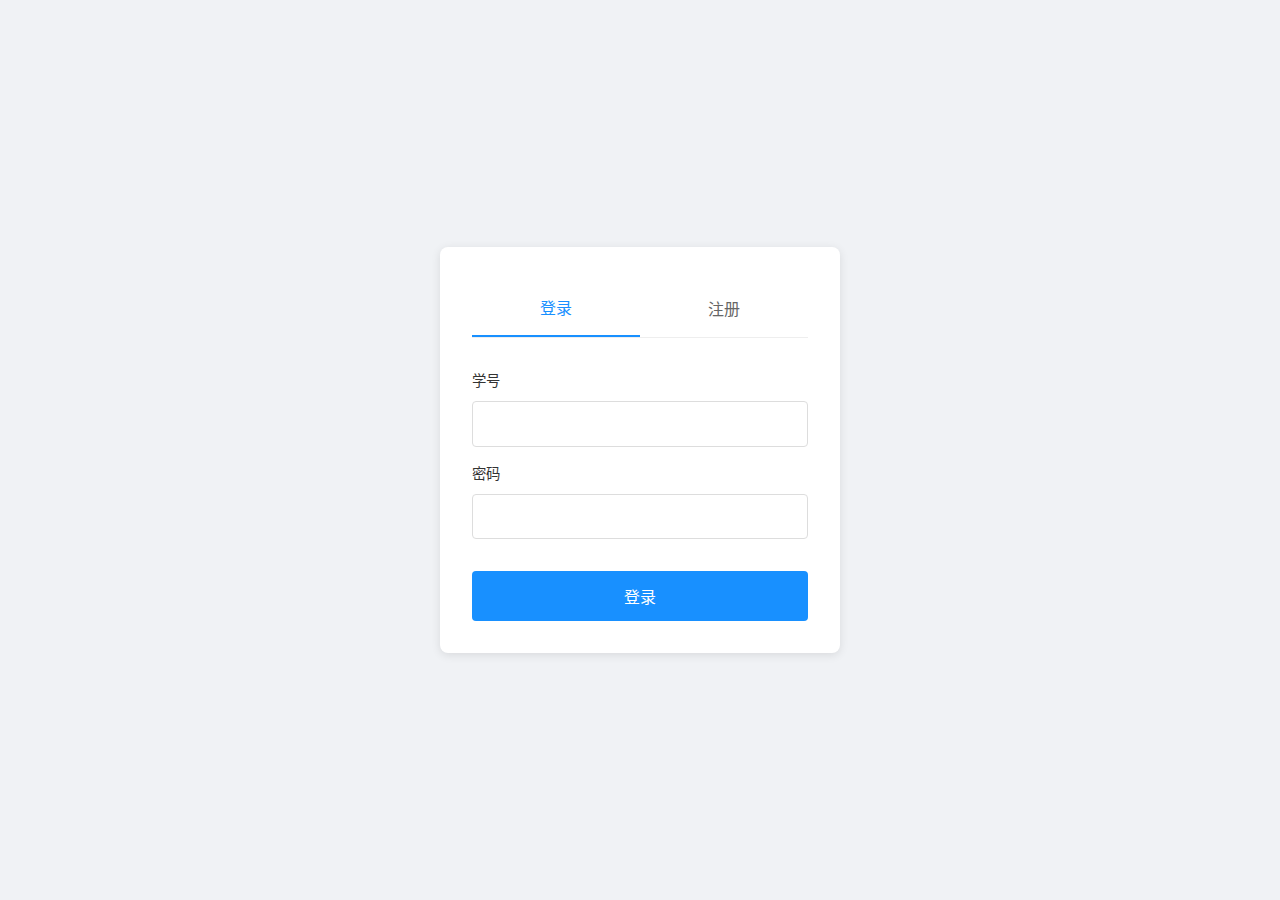
<file: frontend/pages/index.html>
<!DOCTYPE html>
<html lang="zh-CN">
<head>
    <meta charset="UTF-8">
    <meta name="viewport" content="width=device-width, initial-scale=1.0">
    <title>校园互助平台</title>
    <link rel="stylesheet" href="../src/assets/css/style.css">
    <link rel="stylesheet" href="../src/assets/css/button-fix.css">
</head>
<body>
    <div class="app-container">
        <!-- 导航栏 -->
        <nav class="navbar">
            <div class="nav-brand">校园互助平台</div>
            <div class="nav-links">
                <a href="#" class="active">首页</a>
                <a href="#" id="logoutBtn">退出登录</a>
            </div>
        </nav>

        <!-- 主要内容区域 -->
        <main class="main-content">
            <div class="module-grid">
                <!-- 二手市场模块 -->
                <div class="module-card" onclick="location.href='market.html'">
                    <div class="module-icon">🛍️</div>
                    <h2>二手市场</h2>
                    <p>买卖二手物品，物尽其用</p>
                </div>

                <!-- 快递代领模块 -->
                <div class="module-card" onclick="location.href='express.html'">
                    <div class="module-icon">📦</div>
                    <h2>快递代领</h2>
                    <p>代取快递，互帮互助</p>
                </div>

                <!-- 消息模块 -->
                <div class="module-card" onclick="location.href='messages.html'">
                    <div class="module-icon">💬</div>
                    <h2>消息</h2>
                    <p>查看系统通知和私信</p>
                </div>

                <!-- 个人中心模块 -->
                <div class="module-card" onclick="location.href='profile.html'">
                    <div class="module-icon">👤</div>
                    <h2>个人中心</h2>
                    <p>管理个人信息和订单</p>
                </div>
            </div>
        </main>

        <!-- 消息提示 -->
        <div id="message" class="message" style="display: none;"></div>
    </div>

    <script src="../src/assets/js/auth.js"></script>
    <script>
        // 检查登录状态
        function checkAuth() {
            const token = localStorage.getItem('token');
            if (!token) {
                window.location.href = 'login.html';
                return;
            }

            // 显示用户信息
            const user = JSON.parse(localStorage.getItem('user'));
            if (user) {
                console.log('当前登录用户:', user.username);
            }
        }

        // 显示消息
        function showMessage(message, type) {
            const messageDiv = document.getElementById('message');
            messageDiv.textContent = message;
            messageDiv.className = `message ${type}`;
            messageDiv.style.display = 'block';
            setTimeout(() => {
                messageDiv.style.display = 'none';
            }, 3000);
        }

        // 退出登录
        document.getElementById('logoutBtn').addEventListener('click', (e) => {
            e.preventDefault();
            if (confirm('确定要退出登录吗？')) {
                localStorage.removeItem('token');
                localStorage.removeItem('user');
                showMessage('退出登录成功', 'success');
                setTimeout(() => {
                    window.location.href = 'login.html';
                }, 1000);
            }
        });

        // 页面加载时检查登录状态
        document.addEventListener('DOMContentLoaded', checkAuth);
    </script>
</body>
</html>
</file>
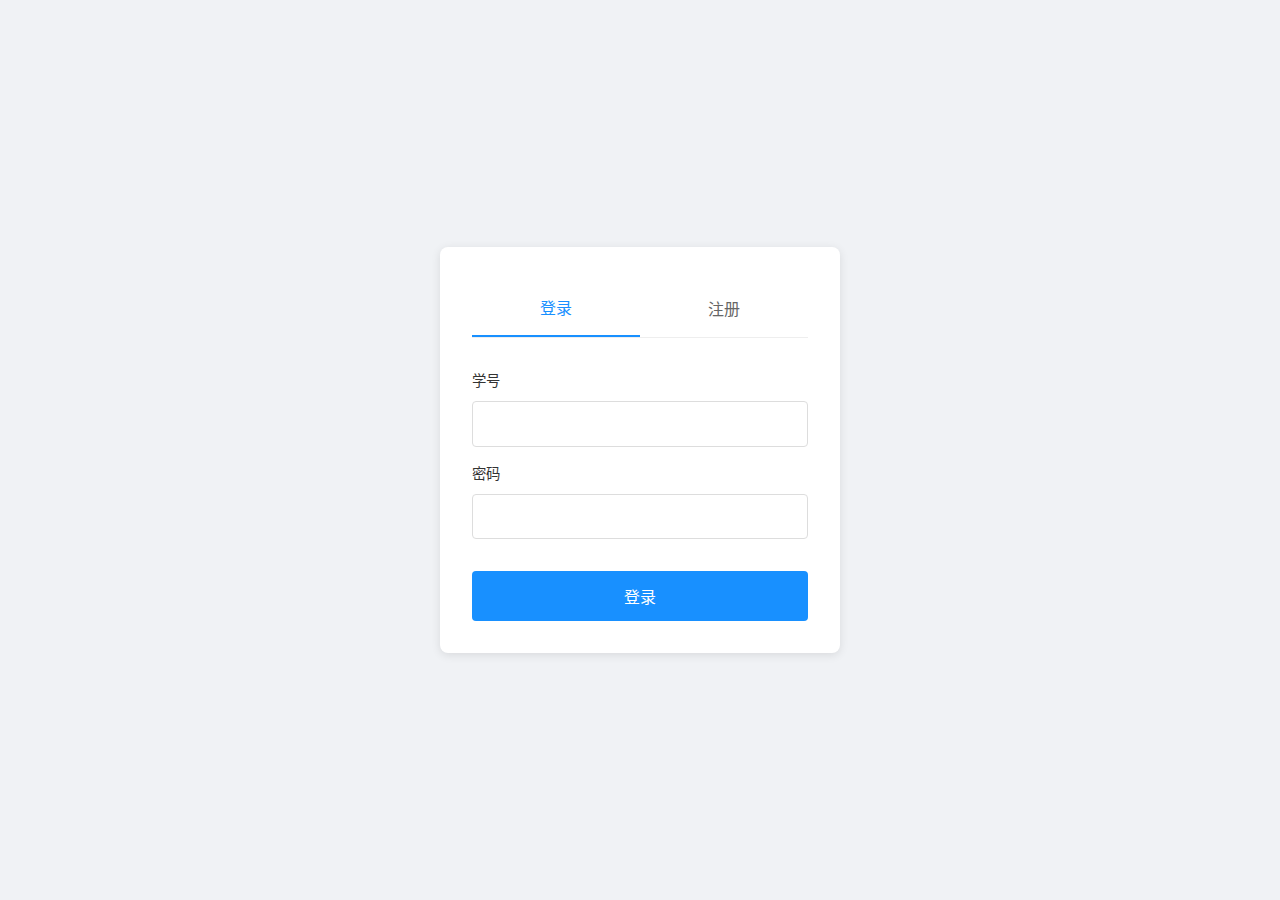
<file: frontend/src/index.html>
<!DOCTYPE html>
<html lang="zh-CN">
<head>
    <meta charset="UTF-8">
    <meta name="viewport" content="width=device-width, initial-scale=1.0">
    <title>校园互助平台</title>
    <link rel="stylesheet" href="assets/css/style.css">
</head>
<body>
    <div class="app-container">
        <!-- 导航栏 -->
        <nav class="navbar">
            <div class="nav-brand">校园互助平台</div>
            <div class="nav-links">
                <a href="#" class="active">首页</a>
                <a href="#" id="logoutBtn">退出登录</a>
            </div>
        </nav>

        <!-- 主要内容区域 -->
        <main class="main-content">
            <div class="module-grid">
                <!-- 二手市场模块 -->
                <div class="module-card" onclick="location.href='pages/market.html'">
                    <div class="module-icon">🛍️</div>
                    <h2>二手市场</h2>
                    <p>买卖二手物品，物尽其用</p>
                </div>

                <!-- 快递代领模块 -->
                <div class="module-card" onclick="location.href='pages/express.html'">
                    <div class="module-icon">📦</div>
                    <h2>快递代领</h2>
                    <p>代取快递，互帮互助</p>
                </div>

                <!-- 消息模块 -->
                <div class="module-card" onclick="location.href='pages/messages.html'">
                    <div class="module-icon">💬</div>
                    <h2>消息</h2>
                    <p>查看系统通知和私信</p>
                </div>

                <!-- 个人中心模块 -->
                <div class="module-card" onclick="location.href='pages/profile.html'">
                    <div class="module-icon">👤</div>
                    <h2>个人中心</h2>
                    <p>管理个人信息和订单</p>
                </div>
            </div>
        </main>

        <!-- 消息提示 -->
        <div id="message" class="message" style="display: none;"></div>
    </div>

    <script src="assets/js/auth.js"></script>
    <script>
        // 检查登录状态
        function checkAuth() {
            const token = localStorage.getItem('token');
            if (!token) {
                window.location.href = 'login.html';
                return;
            }

            // 显示用户信息
            const user = JSON.parse(localStorage.getItem('user'));
            if (user) {
                console.log('当前登录用户:', user.username);
            }
        }

        // 显示消息
        function showMessage(message, type) {
            const messageDiv = document.getElementById('message');
            messageDiv.textContent = message;
            messageDiv.className = `message ${type}`;
            messageDiv.style.display = 'block';
            setTimeout(() => {
                messageDiv.style.display = 'none';
            }, 3000);
        }

        // 退出登录
        document.getElementById('logoutBtn').addEventListener('click', (e) => {
            e.preventDefault();
            if (confirm('确定要退出登录吗？')) {
                localStorage.removeItem('token');
                localStorage.removeItem('user');
                showMessage('退出登录成功', 'success');
                setTimeout(() => {
                    window.location.href = 'login.html';
                }, 1000);
            }
        });

        // 页面加载时检查登录状态
        document.addEventListener('DOMContentLoaded', checkAuth);
    </script>
</body>
</html>
</file>
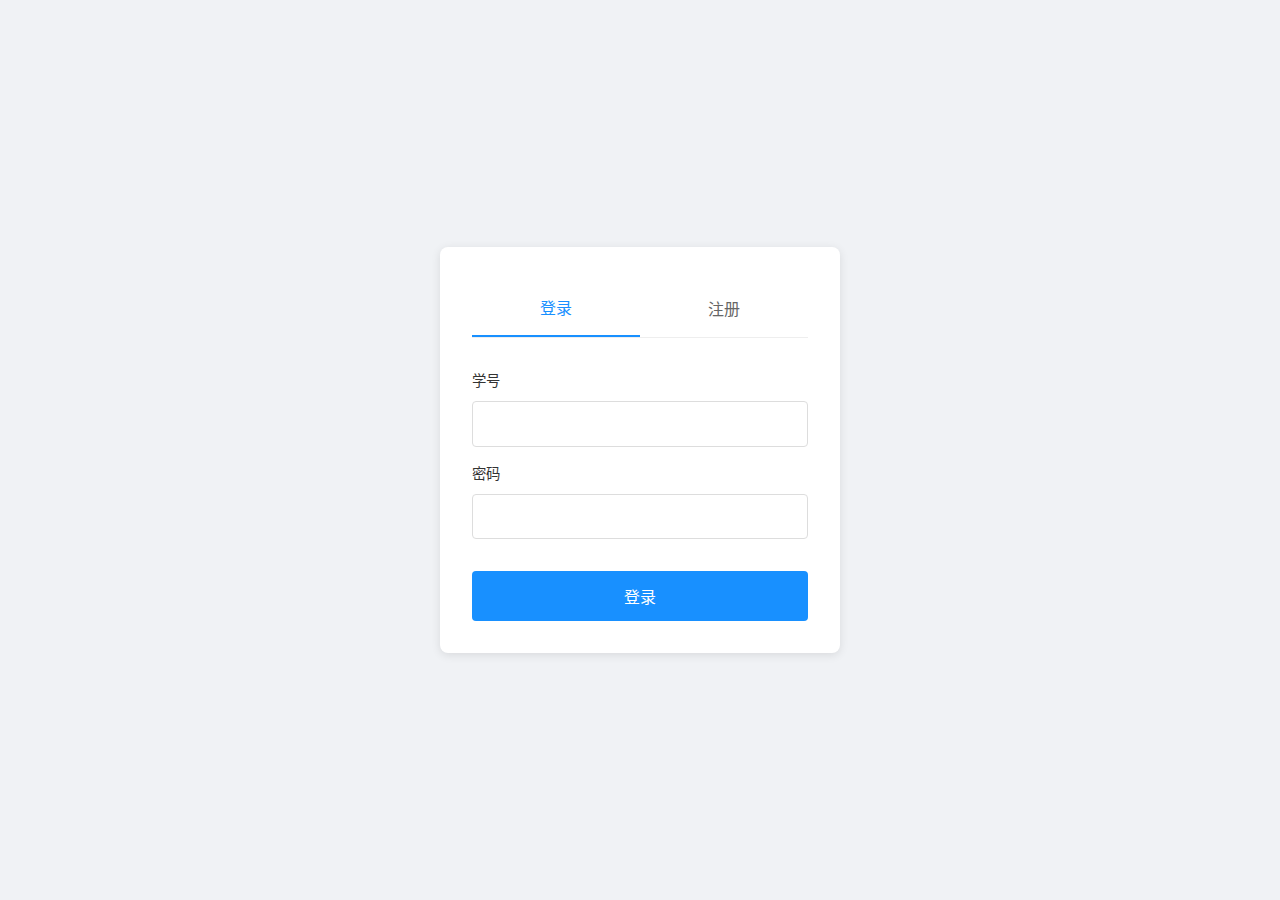
<file: frontend/pages/login.html>
<!DOCTYPE html>
<html lang="zh-CN">
<head>
    <meta charset="UTF-8">
    <meta name="viewport" content="width=device-width, initial-scale=1.0">
    <title>校园互助平台 - 登录</title>
    <link rel="icon" href="data:;base64,iVBORw0KGgo=">
    <link rel="stylesheet" href="../src/assets/css/style.css">
</head>
<body>
    <div class="auth-container">
        <div class="auth-box">
            <div class="auth-tabs">
                <button class="tab-btn active" onclick="switchTab('login')">登录</button>
                <button class="tab-btn" onclick="switchTab('register')">注册</button>
            </div>

            <!-- 消息显示区域 -->
            <div id="message" class="message" style="display: none;"></div>

            <!-- 登录表单 -->
            <form id="loginForm" class="auth-form">
                <div class="form-group">
                    <label for="loginStudentId">学号</label>
                    <input type="text" id="loginStudentId" required>
                </div>
                <div class="form-group">
                    <label for="loginPassword">密码</label>
                    <input type="password" id="loginPassword" required>
                </div>
                <button type="submit" class="submit-btn">登录</button>
            </form>

            <!-- 注册表单 -->
            <form id="registerForm" class="auth-form" style="display: none;">
                <div class="form-group">
                    <label for="registerStudentId">学号</label>
                    <input type="text" id="registerStudentId" required>
                </div>
                <div class="form-group">
                    <label for="registerUsername">用户�?/label>
                    <input type="text" id="registerUsername" required>
                </div>
                <div class="form-group">
                    <label for="registerEmail">邮箱</label>
                    <input type="email" id="registerEmail" required>
                </div>
                <div class="form-group">
                    <label for="registerPassword">密码</label>
                    <input type="password" id="registerPassword" required>
                </div>
                <div class="form-group">
                    <label for="confirmPassword">确认密码</label>
                    <input type="password" id="confirmPassword" required>
                </div>
                <button type="submit" class="submit-btn">注册</button>
            </form>
        </div>
    </div>
    <script src="../src/assets/js/auth.js"></script>
</body>
</html>
</file>
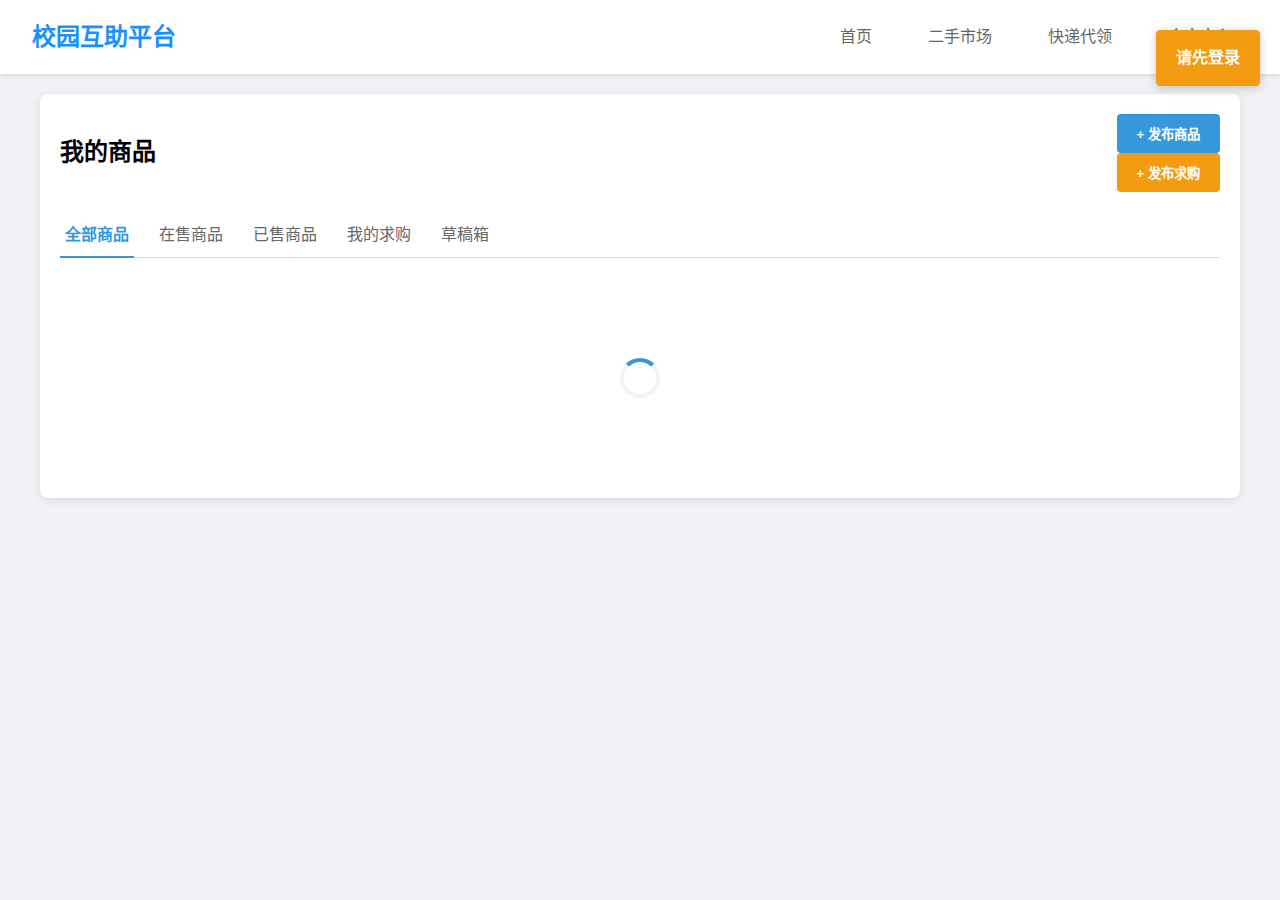
<file: frontend/pages/my-products.html>
<!DOCTYPE html>
<html lang="zh-CN">
<head>
    <meta charset="UTF-8">
    <meta name="viewport" content="width=device-width, initial-scale=1.0">
    <title>我的商品 - 校园互助平台</title>
    <link rel="stylesheet" href="../src/assets/css/style.css">
    <link rel="stylesheet" href="../src/assets/css/button-fix.css">
    <style>
        /* 我的商品页面样式 */
        .my-products-container {
            max-width: 1200px;
            margin: 20px auto;
            padding: 20px;
            background-color: #fff;
            border-radius: 8px;
            box-shadow: 0 2px 10px rgba(0, 0, 0, 0.1);
        }

        .my-products-header {
            display: flex;
            justify-content: space-between;
            align-items: center;
            margin-bottom: 20px;
            flex-wrap: wrap;
            gap: 15px;
        }

        .header-title {
            margin: 0;
            font-size: 24px;
        }

        .publish-btn {
            padding: 10px 20px;
            background-color: #3498db;
            color: white;
            border: none;
            border-radius: 4px;
            cursor: pointer;
            font-weight: bold;
            display: flex;
            align-items: center;
            gap: 5px;
        }

        .tab-group {
            display: flex;
            gap: 20px;
            margin-bottom: 20px;
            border-bottom: 1px solid #ddd;
        }

        .tab {
            padding: 10px 5px;
            cursor: pointer;
            position: relative;
            color: #666;
        }

        .tab.active {
            color: #3498db;
            font-weight: bold;
        }

        .tab.active:after {
            content: '';
            position: absolute;
            bottom: -1px;
            left: 0;
            width: 100%;
            height: 2px;
            background-color: #3498db;
        }

        .tab-content {
            display: none;
        }

        .tab-content.active {
            display: block;
        }

        .product-list {
            display: grid;
            grid-template-columns: repeat(auto-fill, minmax(250px, 1fr));
            gap: 20px;
        }

        .product-card {
            border: 1px solid #eee;
            border-radius: 8px;
            overflow: hidden;
            transition: transform 0.2s, box-shadow 0.2s;
        }

        .product-card:hover {
            transform: translateY(-5px);
            box-shadow: 0 5px 15px rgba(0, 0, 0, 0.1);
        }

        .product-image-container {
            height: 200px;
            overflow: hidden;
            position: relative;
        }

        .product-image {
            width: 100%;
            height: 100%;
            object-fit: cover;
        }

        .product-status {
            position: absolute;
            top: 10px;
            right: 10px;
            padding: 5px 10px;
            border-radius: 4px;
            font-size: 12px;
            color: white;
            background-color: #2ecc71;
        }

        .product-status.sold {
            background-color: #e74c3c;
        }

        .product-status.pending {
            background-color: #f39c12;
        }

        .product-status.draft {
            background-color: #7f8c8d;
        }

        .product-info {
            padding: 15px;
        }

        .product-title {
            margin: 0 0 10px 0;
            font-size: 16px;
            white-space: nowrap;
            overflow: hidden;
            text-overflow: ellipsis;
        }

        .product-meta {
            display: flex;
            justify-content: space-between;
            margin-bottom: 10px;
        }

        .product-price {
            color: #e74c3c;
            font-weight: bold;
            font-size: 18px;
        }

        .product-date {
            color: #7f8c8d;
            font-size: 12px;
        }

        .product-actions {
            display: flex;
            gap: 10px;
            margin-top: 10px;
        }

        .action-btn {
            flex: 1;
            padding: 6px 0;
            text-align: center;
            border: none;
            border-radius: 4px;
            cursor: pointer;
            font-size: 14px;
        }

        .edit-btn {
            background-color: #3498db;
            color: white;
        }

        .delete-btn {
            background-color: #e74c3c;
            color: white;
        }

        .sold-btn {
            background-color: #2ecc71;
            color: white;
        }

        .republish-btn {
            background-color: #f39c12;
            color: white;
        }

        .views-info {
            display: flex;
            align-items: center;
            gap: 5px;
            color: #7f8c8d;
            font-size: 12px;
        }

        .empty-state {
            text-align: center;
            padding: 50px 20px;
            color: #7f8c8d;
        }

        .empty-state-icon {
            font-size: 60px;
            margin-bottom: 20px;
        }

        .empty-state-text {
            margin-bottom: 20px;
        }

        .empty-action-btn {
            padding: 10px 20px;
            background-color: #3498db;
            color: white;
            border: none;
            border-radius: 4px;
            cursor: pointer;
            font-weight: bold;
        }

        /* 加载中样式 */
        .loading {
            display: flex;
            justify-content: center;
            align-items: center;
            height: 200px;
        }

        .spinner {
            width: 40px;
            height: 40px;
            border: 4px solid #f3f3f3;
            border-top: 4px solid #3498db;
            border-radius: 50%;
            animation: spin 1s linear infinite;
        }

        @keyframes spin {
            0% { transform: rotate(0deg); }
            100% { transform: rotate(360deg); }
        }

        /* 确认对话框样式 */
        .modal {
            display: none;
            position: fixed;
            top: 0;
            left: 0;
            width: 100%;
            height: 100%;
            background-color: rgba(0, 0, 0, 0.5);
            z-index: 1000;
            justify-content: center;
            align-items: center;
        }

        .modal-content {
            background-color: #fff;
            padding: 20px;
            border-radius: 8px;
            max-width: 400px;
            width: 100%;
            box-shadow: 0 5px 15px rgba(0, 0, 0, 0.3);
        }

        .modal-title {
            margin-top: 0;
            color: #333;
        }

        .modal-message {
            color: #666;
            margin-bottom: 20px;
        }

        .modal-actions {
            display: flex;
            justify-content: flex-end;
            gap: 10px;
        }

        .modal-btn {
            padding: 8px 15px;
            border: none;
            border-radius: 4px;
            cursor: pointer;
        }

        .modal-cancel {
            background-color: #f1f1f1;
            color: #333;
        }

        .modal-confirm {
            background-color: #e74c3c;
            color: white;
        }
        
        /* 消息样式 */
        .message {
            position: fixed;
            top: 20px;
            right: 20px;
            padding: 15px 20px;
            border-radius: 4px;
            color: white;
            z-index: 1000;
            display: none;
            animation: slideIn 0.3s ease-out forwards;
            box-shadow: 0 2px 10px rgba(0,0,0,0.2);
        }
        
        @keyframes slideIn {
            from { transform: translateX(100%); opacity: 0; }
            to { transform: translateX(0); opacity: 1; }
        }
        
        .message.info {
            background-color: #3498db;
        }
        
        .message.success {
            background-color: #2ecc71;
        }
        
        .message.warning {
            background-color: #f39c12;
        }
        
        .message.error {
            background-color: #e74c3c;
        }

        /* 响应式调整 */
        @media (max-width: 768px) {
            .product-list {
                grid-template-columns: repeat(auto-fill, minmax(200px, 1fr));
            }
            
            .my-products-header {
                flex-direction: column;
                align-items: flex-start;
            }
        }

        @media (max-width: 480px) {
            .product-list {
                grid-template-columns: 1fr;
            }
            
            .tab-group {
                overflow-x: auto;
                white-space: nowrap;
                width: 100%;
                padding-bottom: 10px;
            }
            
            .tab {
                display: inline-block;
                padding: 10px 15px;
            }
        }
    </style>
</head>
<body>
    <div class="app-container">
        <!-- 导航栏 -->
        <nav class="navbar">
            <div class="nav-brand">校园互助平台</div>
            <div class="nav-links">
                <a href="index.html">首页</a>
                <a href="market.html">二手市场</a>
                <a href="express.html">快递代领</a>
                <a href="profile.html" class="active">个人中心</a>
            </div>
        </nav>

        <!-- 我的商品内容 -->
        <div class="my-products-container">
            <div class="my-products-header">
                <h1 class="header-title">我的商品</h1>
                <div>
                    <button class="publish-btn" id="publishBtn">+ 发布商品</button>
                    <button class="publish-btn" id="wantedPublishBtn" style="background-color: #f39c12;">+ 发布求购</button>
                </div>
            </div>

            <div class="tab-group">
                <div class="tab active" data-tab="all">全部商品</div>
                <div class="tab" data-tab="selling">在售商品</div>
                <div class="tab" data-tab="sold">已售商品</div>
                <div class="tab" data-tab="wanted">我的求购</div>
                <div class="tab" data-tab="draft">草稿箱</div>
            </div>

            <div id="allTab" class="tab-content active">
                <div class="loading" id="allLoading">
                    <div class="spinner"></div>
                </div>
                <div class="product-list" id="allProductList"></div>
                <div class="empty-state" id="allEmptyState" style="display: none;">
                    <div class="empty-state-icon">📦</div>
                    <div class="empty-state-text">您还没有发布过商品</div>
                    <button class="empty-action-btn" id="emptyPublishBtn">立即发布</button>
                </div>
            </div>

            <div id="sellingTab" class="tab-content">
                <div class="loading" id="sellingLoading">
                    <div class="spinner"></div>
                </div>
                <div class="product-list" id="sellingProductList"></div>
                <div class="empty-state" id="sellingEmptyState" style="display: none;">
                    <div class="empty-state-icon">🏷️</div>
                    <div class="empty-state-text">暂无正在出售的商品</div>
                    <button class="empty-action-btn" id="sellingPublishBtn">立即发布</button>
                </div>
            </div>

            <div id="soldTab" class="tab-content">
                <div class="loading" id="soldLoading">
                    <div class="spinner"></div>
                </div>
                <div class="product-list" id="soldProductList"></div>
                <div class="empty-state" id="soldEmptyState" style="display: none;">
                    <div class="empty-state-icon">💰</div>
                    <div class="empty-state-text">暂无已售出的商品</div>
                </div>
            </div>
            
            <div id="wantedTab" class="tab-content">
                <div class="loading" id="wantedLoading">
                    <div class="spinner"></div>
                </div>
                <div class="product-list" id="wantedProductList"></div>
                <div class="empty-state" id="wantedEmptyState" style="display: none;">
                    <div class="empty-state-icon">🔍</div>
                    <div class="empty-state-text">您还没有发布过求购信息</div>
                    <button class="empty-action-btn" id="wantedEmptyPublishBtn">立即发布求购</button>
                </div>
            </div>

            <div id="draftTab" class="tab-content">
                <div class="loading" id="draftLoading">
                    <div class="spinner"></div>
                </div>
                <div class="product-list" id="draftProductList"></div>
                <div class="empty-state" id="draftEmptyState" style="display: none;">
                    <div class="empty-state-icon">📝</div>
                    <div class="empty-state-text">暂无草稿</div>
                </div>
            </div>
        </div>
    </div>

    <!-- 确认对话框 -->
    <div class="modal" id="confirmModal">
        <div class="modal-content">
            <h3 class="modal-title">确认删除</h3>
            <p class="modal-message">您确定要删除此商品吗？此操作无法撤销。</p>
            <div class="modal-actions">
                <button class="modal-btn modal-cancel" id="cancelDeleteBtn">取消</button>
                <button class="modal-btn modal-confirm" id="confirmDeleteBtn">删除</button>
            </div>
        </div>
    </div>

    <!-- 消息提示 -->
    <div id="message" class="message"></div>

    <script>
        // 显示消息提示
        function showMessage(message, type) {
            const messageDiv = document.getElementById('message');
            messageDiv.textContent = message;
            messageDiv.className = `message ${type}`;
            messageDiv.style.display = 'block';
            setTimeout(() => {
                messageDiv.style.display = 'none';
            }, 3000);
        }

        // 检查登录状态
        function checkAuth() {
            const token = localStorage.getItem('token');
            if (!token) {
                showMessage('请先登录', 'warning');
                setTimeout(() => {
                    window.location.href = 'login.html';
                }, 1500);
                return false;
            }
            return true;
        }

        // 格式化日期
        function formatDate(dateString) {
            const date = new Date(dateString);
            const year = date.getFullYear();
            const month = String(date.getMonth() + 1).padStart(2, '0');
            const day = String(date.getDate()).padStart(2, '0');
            return `${year}-${month}-${day}`;
        }

        // 初始化页面
        document.addEventListener('DOMContentLoaded', function() {
            if (!checkAuth()) return;
            
            // 加载商品数据
            loadProducts('all');
            
            // 标签切换事件
            document.querySelectorAll('.tab').forEach(tab => {
                tab.addEventListener('click', function() {
                    // 切换激活的标签
                    document.querySelectorAll('.tab').forEach(t => t.classList.remove('active'));
                    this.classList.add('active');
                    
                    // 切换显示的内容
                    const tabName = this.getAttribute('data-tab');
                    document.querySelectorAll('.tab-content').forEach(content => content.classList.remove('active'));
                    document.getElementById(`${tabName}Tab`).classList.add('active');
                    
                    // 加载对应标签的数据
                    loadProducts(tabName);
                });
            });
            
            // 发布新商品按钮事件
            document.getElementById('publishBtn').addEventListener('click', function() {
                window.location.href = 'publish-product.html';
            });
            
            // 发布求购按钮事件
            document.getElementById('wantedPublishBtn').addEventListener('click', function() {
                window.location.href = 'wanted-product.html';
            });
            
            // 空状态发布按钮事件
            document.getElementById('emptyPublishBtn').addEventListener('click', function() {
                window.location.href = 'publish-product.html';
            });
            
            document.getElementById('sellingPublishBtn').addEventListener('click', function() {
                window.location.href = 'publish-product.html';
            });
            
            document.getElementById('wantedEmptyPublishBtn').addEventListener('click', function() {
                window.location.href = 'wanted-product.html';
            });
            
            // 确认对话框事件
            document.getElementById('cancelDeleteBtn').addEventListener('click', function() {
                document.getElementById('confirmModal').style.display = 'none';
            });
            
            document.getElementById('confirmDeleteBtn').addEventListener('click', function() {
                const productId = this.getAttribute('data-product-id');
                const productType = this.getAttribute('data-product-type');
                deleteProduct(productId, productType);
            });
        });

        // 加载商品数据
        async function loadProducts(tabName) {
            // 显示加载中
            document.getElementById(`${tabName}Loading`).style.display = 'flex';
            document.getElementById(`${tabName}ProductList`).innerHTML = '';
            document.getElementById(`${tabName}EmptyState`).style.display = 'none';
            
            try {
                const token = localStorage.getItem('token');
                let url = '/api/products/user';
                
                // 判断是否加载求购商品
                if (tabName === 'wanted') {
                    url = '/api/products/wanted/user';
                } else if (tabName !== 'all') {
                    const statusMap = {
                        'selling': 'ACTIVE',
                        'sold': 'SOLD',
                        'draft': 'DRAFT'
                    };
                    url += `?status=${statusMap[tabName] || ''}`;
                }
                
                const response = await fetch(url, {
                    method: 'GET',
                    headers: {
                        'Authorization': `Bearer ${token}`
                    }
                });
                
                if (!response.ok) {
                    throw new Error('获取商品列表失败');
                }
                
                const products = await response.json();
                
                // 隐藏加载中
                document.getElementById(`${tabName}Loading`).style.display = 'none';
                
                if (products.length === 0) {
                    document.getElementById(`${tabName}EmptyState`).style.display = 'block';
                    return;
                }
                
                // 渲染商品列表
                const productListEl = document.getElementById(`${tabName}ProductList`);
                
                products.forEach(product => {
                    const productCard = createProductCard(product, tabName);
                    productListEl.appendChild(productCard);
                });
            } catch (error) {
                console.error('加载商品失败:', error);
                showMessage(error.message || '加载商品失败，请稍后重试', 'error');
                document.getElementById(`${tabName}Loading`).style.display = 'none';
                document.getElementById(`${tabName}EmptyState`).style.display = 'block';
            }
        }

        // 创建商品卡片
        function createProductCard(product, tabName) {
            const card = document.createElement('div');
            card.className = 'product-card';
            
            // 判断是否为求购商品
            const isWanted = product.type === 'WANTED' || tabName === 'wanted';
            
            // 商品状态映射
            const statusTextMap = {
                'ACTIVE': isWanted ? '求购中' : '在售中',
                'SOLD': isWanted ? '已解决' : '已售出',
                'PENDING': '待审核',
                'DRAFT': '草稿'
            };
            
            const statusClassMap = {
                'ACTIVE': '',
                'SOLD': 'sold',
                'PENDING': 'pending',
                'DRAFT': 'draft'
            };
            
            if (isWanted) {
                // 求购商品卡片
                const urgencyClassMap = {
                    'very_urgent': 'sold',
                    'urgent': 'pending',
                    'normal': ''
                };
                
                const urgencyTextMap = {
                    'very_urgent': '非常急需',
                    'urgent': '急需',
                    'normal': '普通'
                };
                
                const urgencyClass = urgencyClassMap[product.urgencyLevel] || '';
                const urgencyText = urgencyTextMap[product.urgencyLevel] || '普通';
                const priceRange = `${formatPrice(product.minPrice)} - ${formatPrice(product.maxPrice)}`;
                
                card.innerHTML = `
                    <div class="product-image-container">
                        <div class="product-status ${statusClassMap[product.status] || ''}">${statusTextMap[product.status] || '未知'}</div>
                        <div class="product-status ${urgencyClass}" style="left: 10px; right: auto;">${urgencyText}</div>
                    </div>
                    <div class="product-info">
                        <h3 class="product-title">求购: ${product.title}</h3>
                        <div class="product-meta">
                            <span class="product-price">${priceRange}</span>
                            <span class="views-info">👁️ ${product.viewCount || 0}</span>
                        </div>
                        <div class="product-date">发布于 ${formatDate(product.publishTime || product.lastModified)}</div>
                        <div class="product-actions">
                            ${renderActions(product, tabName)}
                        </div>
                    </div>
                `;
            } else {
                // 普通商品卡片
                card.innerHTML = `
                    <div class="product-image-container">
                        <img src="${product.images && product.images.length > 0 ? product.images[0] : '../src/assets/images/placeholder.jpg'}" alt="${product.title}" class="product-image">
                        <div class="product-status ${statusClassMap[product.status] || ''}">${statusTextMap[product.status] || '未知'}</div>
                    </div>
                    <div class="product-info">
                        <h3 class="product-title">${product.title}</h3>
                        <div class="product-meta">
                            <span class="product-price">¥${parseFloat(product.price).toFixed(2)}</span>
                            <span class="views-info">👁️ ${product.viewCount || 0}</span>
                        </div>
                        <div class="product-date">发布于 ${formatDate(product.publishTime || product.lastModified)}</div>
                        <div class="product-actions">
                            ${renderActions(product, tabName)}
                        </div>
                    </div>
                `;
            }
            
            // 绑定按钮事件
            setTimeout(() => {
                const editBtn = card.querySelector('.edit-btn');
                if (editBtn) {
                    editBtn.addEventListener('click', function() {
                        editProduct(product.id, product.type);
                    });
                }
                
                const deleteBtn = card.querySelector('.delete-btn');
                if (deleteBtn) {
                    deleteBtn.addEventListener('click', function() {
                        showDeleteConfirm(product.id, product.type);
                    });
                }
                
                const soldBtn = card.querySelector('.sold-btn');
                if (soldBtn) {
                    soldBtn.addEventListener('click', function() {
                        markAsSold(product.id, product.type);
                    });
                }
                
                const republishBtn = card.querySelector('.republish-btn');
                if (republishBtn) {
                    republishBtn.addEventListener('click', function() {
                        republishProduct(product.id, product.type);
                    });
                }
            }, 0);
            
            return card;
        }

        // 渲染商品操作按钮
        function renderActions(product, tabName) {
            const isWanted = product.type === 'WANTED' || tabName === 'wanted';
            const editUrl = isWanted ? 'wanted-product.html' : 'publish-product.html';
            const soldText = isWanted ? '标记解决' : '标记售出';
            
            if (product.status === 'DRAFT') {
                return `
                    <button class="action-btn edit-btn" data-id="${product.id}">编辑</button>
                    <button class="action-btn delete-btn" data-id="${product.id}">删除</button>
                `;
            } else if (product.status === 'ACTIVE') {
                return `
                    <button class="action-btn edit-btn" data-id="${product.id}">编辑</button>
                    <button class="action-btn sold-btn" data-id="${product.id}">${soldText}</button>
                    <button class="action-btn delete-btn" data-id="${product.id}">删除</button>
                `;
            } else if (product.status === 'SOLD') {
                return `
                    <button class="action-btn republish-btn" data-id="${product.id}">重新发布</button>
                    <button class="action-btn delete-btn" data-id="${product.id}">删除</button>
                `;
            } else {
                return `
                    <button class="action-btn delete-btn" data-id="${product.id}">删除</button>
                `;
            }
        }

        // 显示删除确认对话框
        function showDeleteConfirm(productId, productType) {
            const modal = document.getElementById('confirmModal');
            const confirmBtn = document.getElementById('confirmDeleteBtn');
            
            confirmBtn.setAttribute('data-product-id', productId);
            confirmBtn.setAttribute('data-product-type', productType || 'NORMAL');
            modal.style.display = 'flex';
        }

        // 删除商品
        async function deleteProduct(productId, productType) {
            try {
                const token = localStorage.getItem('token');
                const confirmBtn = document.getElementById('confirmDeleteBtn');
                const productType = confirmBtn.getAttribute('data-product-type');
                
                // 判断删除的是普通商品还是求购商品
                const url = productType === 'WANTED' ? 
                    `/api/products/wanted/${productId}` : 
                    `/api/products/${productId}`;
                
                const response = await fetch(url, {
                    method: 'DELETE',
                    headers: {
                        'Authorization': `Bearer ${token}`
                    }
                });
                
                if (!response.ok) {
                    throw new Error('删除失败，请稍后重试');
                }
                
                // 隐藏确认对话框
                document.getElementById('confirmModal').style.display = 'none';
                
                // 显示成功消息
                showMessage('商品已成功删除', 'success');
                
                // 重新加载当前标签的数据
                const activeTab = document.querySelector('.tab.active').getAttribute('data-tab');
                loadProducts(activeTab);
            } catch (error) {
                console.error('删除商品失败:', error);
                showMessage(error.message || '删除失败，请稍后重试', 'error');
                document.getElementById('confirmModal').style.display = 'none';
            }
        }

        // 编辑商品
        function editProduct(productId, productType) {
            if (productType === 'WANTED') {
                window.location.href = `wanted-product.html?id=${productId}`;
            } else {
                window.location.href = `publish-product.html?id=${productId}`;
            }
        }

        // 标记为已售出/已解决
        async function markAsSold(productId, productType) {
            try {
                const token = localStorage.getItem('token');
                const url = productType === 'WANTED' ? 
                    `/api/products/wanted/${productId}/status` : 
                    `/api/products/${productId}/status`;
                
                const response = await fetch(url, {
                    method: 'PATCH',
                    headers: {
                        'Content-Type': 'application/json',
                        'Authorization': `Bearer ${token}`
                    },
                    body: JSON.stringify({ status: 'SOLD' })
                });
                
                if (!response.ok) {
                    throw new Error('操作失败，请稍后重试');
                }
                
                // 显示成功消息
                const message = productType === 'WANTED' ? '已标记为已解决' : '已标记为售出';
                showMessage(message, 'success');
                
                // 重新加载当前标签的数据
                const activeTab = document.querySelector('.tab.active').getAttribute('data-tab');
                loadProducts(activeTab);
            } catch (error) {
                console.error('标记失败:', error);
                showMessage(error.message || '操作失败，请稍后重试', 'error');
            }
        }

        // 重新发布商品
        async function republishProduct(productId, productType) {
            try {
                const token = localStorage.getItem('token');
                const url = productType === 'WANTED' ? 
                    `/api/products/wanted/${productId}/status` : 
                    `/api/products/${productId}/status`;
                
                const response = await fetch(url, {
                    method: 'PATCH',
                    headers: {
                        'Content-Type': 'application/json',
                        'Authorization': `Bearer ${token}`
                    },
                    body: JSON.stringify({ status: 'ACTIVE' })
                });
                
                if (!response.ok) {
                    throw new Error('操作失败，请稍后重试');
                }
                
                // 显示成功消息
                showMessage('已重新发布', 'success');
                
                // 重新加载当前标签的数据
                const activeTab = document.querySelector('.tab.active').getAttribute('data-tab');
                loadProducts(activeTab);
            } catch (error) {
                console.error('重新发布失败:', error);
                showMessage(error.message || '操作失败，请稍后重试', 'error');
            }
        }
        
        // 格式化价格
        function formatPrice(price) {
            if (!price) return '面议';
            return '¥' + parseFloat(price).toFixed(2);
        }
    </script>
</body>
</html>
</file>
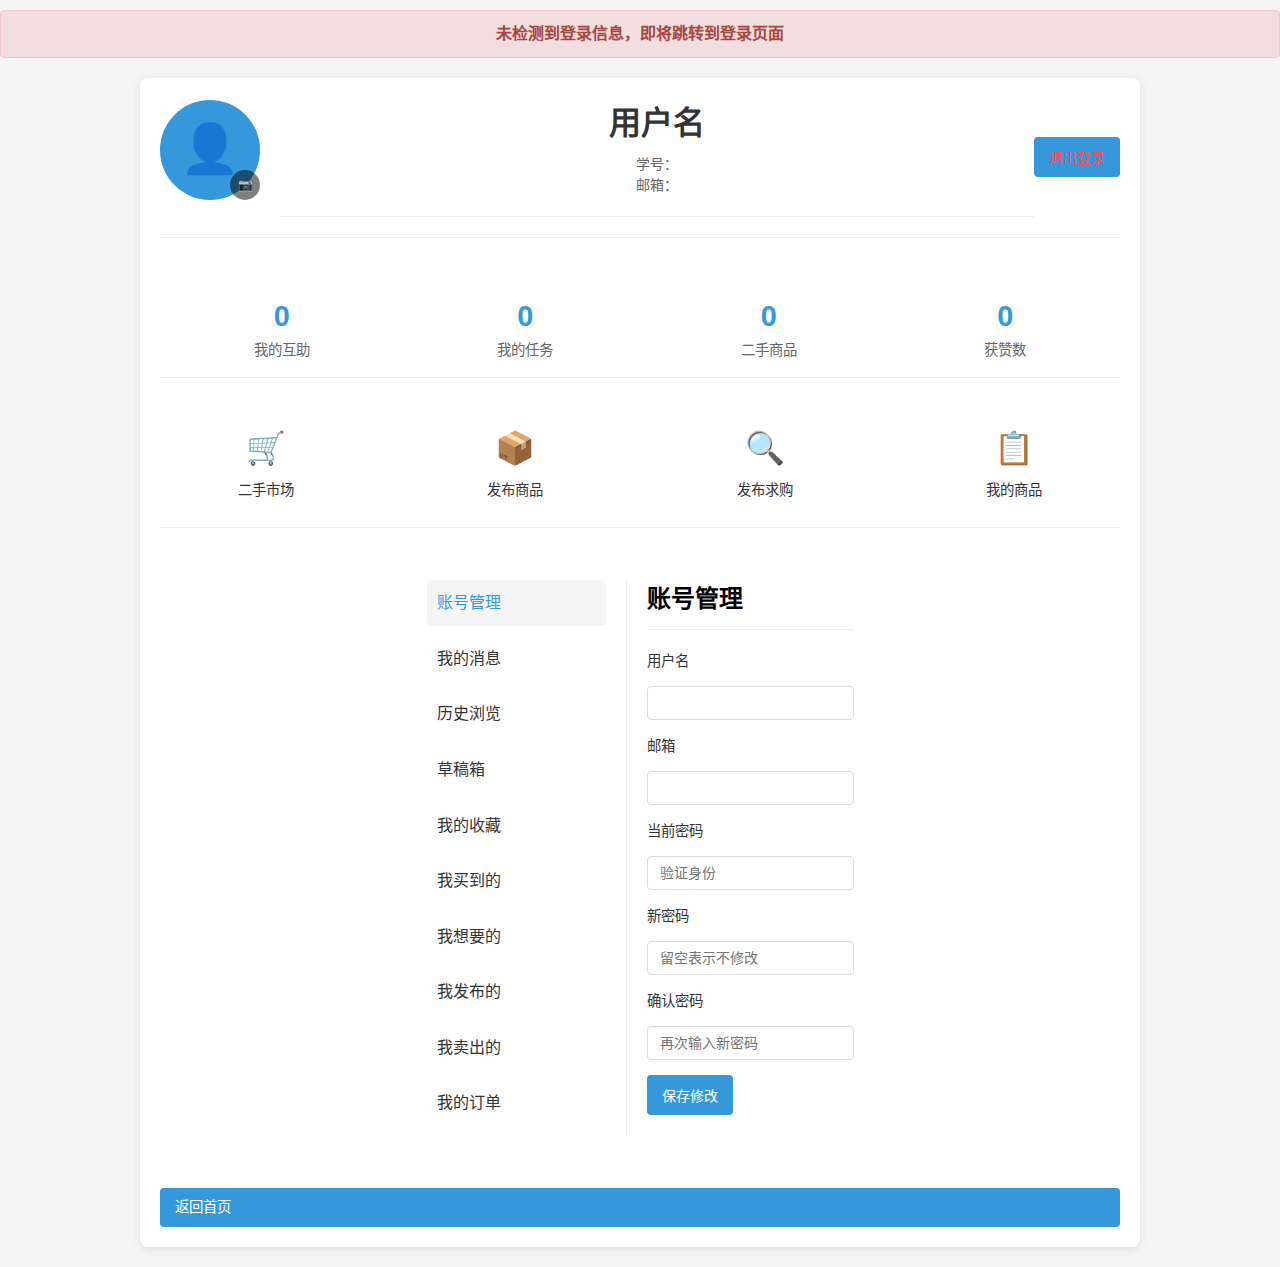
<file: frontend/pages/profile.html>
<!DOCTYPE html>
<html lang="zh-CN">
<head>
    <meta charset="UTF-8">
    <meta name="viewport" content="width=device-width, initial-scale=1.0">
    <title>个人中心 - 校园互助平台</title>
    <link rel="stylesheet" href="../src/assets/css/style.css">
    <link rel="stylesheet" href="../src/assets/css/profile.css">
    <link rel="stylesheet" href="../src/assets/css/button-fix.css">
    <style>
        /* 个人中心样式 */
        .profile-container {
            max-width: 1000px;
            margin: 20px auto;
            padding: 20px;
            background-color: #fff;
            border-radius: 8px;
            box-shadow: 0 2px 10px rgba(0, 0, 0, 0.1);
            display: flex;
            flex-direction: column;
        }
        
        .profile-header {
            display: flex;
            align-items: center;
            margin-bottom: 20px;
            border-bottom: 1px solid #eee;
            padding-bottom: 20px;
        }
        
        .avatar {
            width: 100px;
            height: 100px;
            border-radius: 50%;
            background-color: #3498db;
            color: white;
            display: flex;
            align-items: center;
            justify-content: center;
            font-size: 3rem;
            margin-right: 20px;
            position: relative;
        }
        
        .change-avatar {
            position: absolute;
            bottom: 0;
            right: 0;
            background: rgba(0,0,0,0.5);
            color: white;
            border: none;
            border-radius: 50%;
            width: 30px;
            height: 30px;
            cursor: pointer;
            display: flex;
            align-items: center;
            justify-content: center;
        }
        
        .user-info {
            flex-grow: 1;
        }
        
        .user-info h1 {
            margin: 0 0 5px 0;
            color: #333;
        }
        
        .user-info p {
            margin: 0;
            color: #666;
            line-height: 1.5;
        }
        
        .stats {
            display: flex;
            justify-content: space-around;
            margin: 20px 0;
            padding: 15px 0;
            border-bottom: 1px solid #eee;
        }
        
        .stat-item {
            text-align: center;
        }
        
        .stat-item .count {
            font-size: 1.8rem;
            font-weight: bold;
            color: #3498db;
        }
        
        .stat-item .label {
            font-size: 0.9rem;
            color: #666;
        }

        .main-content {
            display: flex;
            min-height: 500px;
        }
        
        .sidebar {
            width: 200px;
            border-right: 1px solid #eee;
            padding-right: 20px;
        }
        
        .sidebar ul {
            list-style: none;
            padding: 0;
            margin: 0;
        }
        
        .sidebar li {
            margin-bottom: 10px;
        }
        
        .sidebar a {
            display: block;
            padding: 10px;
            border-radius: 5px;
            color: #333;
            text-decoration: none;
            transition: all 0.3s;
        }
        
        .sidebar a:hover, .sidebar a.active {
            background-color: #f5f5f5;
            color: #3498db;
        }
        
        .content-area {
            flex-grow: 1;
            padding-left: 20px;
        }
        
        .content-section {
            display: none;
        }
        
        .content-section.active {
            display: block;
        }
        
        .form-group {
            margin-bottom: 15px;
        }
        
        .form-group label {
            display: block;
            margin-bottom: 5px;
            color: #333;
        }
        
        .form-control {
            width: 100%;
            padding: 10px;
            border: 1px solid #ddd;
            border-radius: 4px;
            box-sizing: border-box;
        }
        
        .btn {
            padding: 10px 15px;
            border: none;
            border-radius: 4px;
            cursor: pointer;
            font-size: 14px;
        }
        
        .btn-primary {
            background-color: #3498db;
            color: white;
        }
        
        .btn-primary:hover {
            background-color: #2980b9;
        }
        
        .item-list {
            list-style: none;
            padding: 0;
        }
        
        .item {
            padding: 15px;
            margin-bottom: 10px;
            border-radius: 5px;
            border: 1px solid #eee;
            transition: all 0.3s;
        }
        
        .item:hover {
            box-shadow: 0 2px 10px rgba(0, 0, 0, 0.1);
            border-color: #3498db;
        }
        
        .item h3 {
            margin: 0 0 5px 0;
            color: #333;
        }
        
        .item p {
            margin: 0;
            color: #666;
        }
        
        .item .meta {
            display: flex;
            justify-content: space-between;
            font-size: 0.8rem;
            color: #999;
            margin-top: 10px;
        }
        
        .filter-bar {
            display: flex;
            justify-content: space-between;
            margin-bottom: 15px;
        }
        
        .filter-bar select {
            padding: 5px;
            border: 1px solid #ddd;
            border-radius: 4px;
        }
        
        .back-button {
            margin-top: 20px;
            display: inline-block;
            padding: 8px 15px;
            background-color: #3498db;
            color: white;
            border-radius: 4px;
            text-decoration: none;
            font-size: 0.9rem;
        }
        
        .back-button:hover {
            background-color: #2980b9;
        }
        
        /* 添加数据库更新成功提示样式 */
        .db-update-success {
            position: fixed;
            top: 20px;
            right: 20px;
            background-color: #4CAF50;
            color: white;
            padding: 15px;
            border-radius: 5px;
            box-shadow: 0 2px 10px rgba(0,0,0,0.2);
            z-index: 1000;
            display: none;
        }
        
        .close-btn {
            background: transparent;
            border: none;
            color: white;
            float: right;
            cursor: pointer;
            font-size: 16px;
            margin-left: 10px;
        }
        
        /* 消息样式 */
        .message {
            margin: 10px 0;
            padding: 10px;
            border-radius: 4px;
            display: none;
        }
        
        .message.info {
            background-color: #d9edf7;
            color: #31708f;
        }
        
        .message.success {
            background-color: #dff0d8;
            color: #3c763d;
        }
        
        .message.warning {
            background-color: #fcf8e3;
            color: #8a6d3b;
        }
        
        .message.error {
            background-color: #f2dede;
            color: #a94442;
        }
        
        /* 快速链接样式 */
        .quick-links {
            display: flex;
            justify-content: space-between;
            padding: 15px 0;
            margin-bottom: 20px;
            border-bottom: 1px solid #eee;
        }
        
        .quick-link-item {
            display: flex;
            flex-direction: column;
            align-items: center;
            text-decoration: none;
            color: #333;
            transition: transform 0.3s;
            padding: 10px;
            border-radius: 8px;
            width: 22%;
        }
        
        .quick-link-item:hover {
            transform: translateY(-5px);
            background-color: #f5f5f5;
        }
        
        .quick-link-icon {
            font-size: 2rem;
            margin-bottom: 5px;
        }
        
        .quick-link-text {
            font-size: 0.9rem;
        }
    </style>
</head>
<body>
    <!-- 消息提示元素 -->
    <div id="message" class="message" style="display: none;"></div>
    
    <div class="profile-container">
        <div class="profile-header">
            <div class="avatar">
                👤
                <button class="change-avatar">📷</button>
            </div>
            <div class="user-info">
                <h1 id="username">用户名</h1>
                <p id="student-id">学号：</p>
                <p id="email">邮箱：</p>
            </div>
            <div>
                <button class="btn btn-primary" id="logoutBtn">退出登录</button>
            </div>
        </div>
        
        <div class="stats">
            <div class="stat-item">
                <div class="count" id="help-count">0</div>
                <div class="label">我的互助</div>
            </div>
            <div class="stat-item">
                <div class="count" id="task-count">0</div>
                <div class="label">我的任务</div>
            </div>
            <div class="stat-item">
                <div class="count" id="goods-count">0</div>
                <div class="label">二手商品</div>
            </div>
            <div class="stat-item">
                <div class="count" id="likes-count">0</div>
                <div class="label">获赞数</div>
            </div>
        </div>
        
        <!-- 添加二手市场快速入口 -->
        <div class="quick-links">
            <a href="market.html" class="quick-link-item">
                <div class="quick-link-icon">🛒</div>
                <div class="quick-link-text">二手市场</div>
            </a>
            <a href="publish-product.html" class="quick-link-item">
                <div class="quick-link-icon">📦</div>
                <div class="quick-link-text">发布商品</div>
            </a>
            <a href="wanted-product.html" class="quick-link-item">
                <div class="quick-link-icon">🔍</div>
                <div class="quick-link-text">发布求购</div>
            </a>
            <a href="my-products.html" class="quick-link-item">
                <div class="quick-link-icon">📋</div>
                <div class="quick-link-text">我的商品</div>
            </a>
        </div>
        
        <div class="main-content">
            <div class="sidebar">
                <ul>
                    <li><a href="#account" class="active" data-section="account">账号管理</a></li>
                    <li><a href="#messages" data-section="messages">我的消息</a></li>
                    <li><a href="#history" data-section="history">历史浏览</a></li>
                    <li><a href="#drafts" data-section="drafts">草稿箱</a></li>
                    <li><a href="#favorites" data-section="favorites">我的收藏</a></li>
                    <li><a href="#purchased" data-section="purchased">我买到的</a></li>
                    <li><a href="#wanted" data-section="wanted">我想要的</a></li>
                    <li><a href="#published" data-section="published">我发布的</a></li>
                    <li><a href="#sold" data-section="sold">我卖出的</a></li>
                    <li><a href="#orders" data-section="orders">我的订单</a></li>
                </ul>
            </div>
            
            <div class="content-area">
                <!-- 账号管理 -->
                <div id="account-section" class="content-section active">
                    <h2>账号管理</h2>
                    <form id="accountForm">
                        <div class="form-group">
                            <label for="update-username">用户名</label>
                            <input type="text" id="update-username" name="username" class="form-control">
                        </div>
                        <div class="form-group">
                            <label for="update-email">邮箱</label>
                            <input type="email" id="update-email" name="email" class="form-control">
                        </div>
                        <div class="form-group">
                            <label for="current-password">当前密码</label>
                            <input type="password" id="current-password" name="currentPassword" class="form-control" placeholder="验证身份">
                        </div>
                        <div class="form-group">
                            <label for="update-password">新密码</label>
                            <input type="password" id="update-password" name="password" class="form-control" placeholder="留空表示不修改">
                        </div>
                        <div class="form-group">
                            <label for="confirm-password">确认密码</label>
                            <input type="password" id="confirm-password" name="confirmPassword" class="form-control" placeholder="再次输入新密码">
                        </div>
                        <button type="submit" class="btn btn-primary">保存修改</button>
                    </form>
                </div>
                
                <!-- 我的消息 -->
                <div id="messages-section" class="content-section">
                    <h2>我的消息</h2>
                    <div class="item-list" id="message-list">
                        <div class="item">
                            <h3>系统通知</h3>
                            <p>欢迎使用校园互助平台！</p>
                            <div class="meta">
                                <span>2023-06-01 10:30</span>
                                <span>未读</span>
                            </div>
                        </div>
                        <div class="item">
                            <h3>来自用户：张三</h3>
                            <p>请问这个商品还在吗？</p>
                            <div class="meta">
                                <span>2023-06-02 14:20</span>
                                <span>已读</span>
                            </div>
                        </div>
                    </div>
                </div>
                
                <!-- 历史浏览 -->
                <div id="history-section" class="content-section">
                    <h2>历史浏览</h2>
                    <div class="filter-bar">
                        <select id="history-filter">
                            <option value="all">全部</option>
                            <option value="today">今天</option>
                            <option value="week">本周</option>
                            <option value="month">本月</option>
                        </select>
                        <button class="btn btn-primary" id="clear-history">清空历史记录</button>
                    </div>
                    <div class="item-list" id="history-list">
                        <div class="item">
                            <h3>二手自行车</h3>
                            <p>价格：￥200</p>
                            <div class="meta">
                                <span>浏览时间：2023-06-01 10:30</span>
                            </div>
                        </div>
                        <div class="item">
                            <h3>快递代领</h3>
                            <p>报酬：￥5</p>
                            <div class="meta">
                                <span>浏览时间：2023-06-02 14:20</span>
                            </div>
                        </div>
                    </div>
                </div>
                
                <!-- 草稿箱 -->
                <div id="drafts-section" class="content-section">
                    <h2>草稿箱</h2>
                    <div class="item-list" id="drafts-list">
                        <div class="item">
                            <h3>二手课本出售（草稿）</h3>
                            <p>价格：￥30</p>
                            <div class="meta">
                                <span>保存时间：2023-06-01 10:30</span>
                                <div>
                                    <button class="btn btn-primary edit-draft">编辑</button>
                                    <button class="btn btn-primary delete-draft">删除</button>
                                </div>
                            </div>
                        </div>
                        <div class="item">
                            <h3>快递代领（草稿）</h3>
                            <p>报酬：￥5</p>
                            <div class="meta">
                                <span>保存时间：2023-06-02 14:20</span>
                                <div>
                                    <button class="btn btn-primary edit-draft">编辑</button>
                                    <button class="btn btn-primary delete-draft">删除</button>
                                </div>
                            </div>
                        </div>
                    </div>
                </div>
                
                <!-- 我的收藏 -->
                <div id="favorites-section" class="content-section">
                    <h2>我的收藏</h2>
                    <div class="item-list" id="favorites-list">
                        <div class="item">
                            <h3>二手笔记本电脑</h3>
                            <p>价格：￥2000</p>
                            <div class="meta">
                                <span>收藏时间：2023-06-01 10:30</span>
                                <button class="btn btn-primary delete-favorite">取消收藏</button>
                            </div>
                        </div>
                        <div class="item">
                            <h3>快递代领</h3>
                            <p>报酬：￥8</p>
                            <div class="meta">
                                <span>收藏时间：2023-06-02 14:20</span>
                                <button class="btn btn-primary delete-favorite">取消收藏</button>
                            </div>
                        </div>
                    </div>
                </div>
                
                <!-- 我买到的 -->
                <div id="purchased-section" class="content-section">
                    <h2>我买到的</h2>
                    <div class="item-list" id="purchased-list">
                        <div class="item">
                            <h3>二手教材</h3>
                            <p>价格：￥25</p>
                            <div class="meta">
                                <span>购买时间：2023-06-01 10:30</span>
                                <span>卖家：李四</span>
                            </div>
                        </div>
                        <div class="item">
                            <h3>计算器</h3>
                            <p>价格：￥50</p>
                            <div class="meta">
                                <span>购买时间：2023-06-02 14:20</span>
                                <span>卖家：王五</span>
                            </div>
                        </div>
                    </div>
                </div>
                
                <!-- 我想要的 -->
                <div id="wanted-section" class="content-section">
                    <h2>我想要的</h2>
                    <div class="item-list" id="wanted-list">
                        <div class="item">
                            <h3>二手自行车</h3>
                            <p>预算：￥200</p>
                            <div class="meta">
                                <span>发布时间：2023-06-01 10:30</span>
                                <div>
                                    <button class="btn btn-primary edit-wanted">编辑</button>
                                    <button class="btn btn-primary delete-wanted">删除</button>
                                </div>
                            </div>
                        </div>
                        <div class="item">
                            <h3>英语教材</h3>
                            <p>预算：￥30</p>
                            <div class="meta">
                                <span>发布时间：2023-06-02 14:20</span>
                                <div>
                                    <button class="btn btn-primary edit-wanted">编辑</button>
                                    <button class="btn btn-primary delete-wanted">删除</button>
                                </div>
                            </div>
                        </div>
                    </div>
                </div>
                
                <!-- 我发布的 -->
                <div id="published-section" class="content-section">
                    <h2>我发布的</h2>
                    <div class="filter-bar">
                        <select id="published-filter">
                            <option value="all">全部</option>
                            <option value="products">商品</option>
                            <option value="wanted">求购</option>
                            <option value="express">快递代领</option>
                        </select>
                        <a href="my-products.html" class="btn btn-primary">管理我的商品</a>
                    </div>
                    <div class="item-list" id="published-list">
                        <div class="item">
                            <h3>二手教材</h3>
                            <p>价格：￥45</p>
                            <div class="meta">
                                <span>发布时间：2023-06-01 10:30</span>
                                <span>状态：在售</span>
                                <div>
                                    <button class="btn btn-primary edit-published">编辑</button>
                                    <button class="btn btn-primary delete-published">下架</button>
                                </div>
                            </div>
                        </div>
                        <div class="item">
                            <h3>自行车</h3>
                            <p>价格：￥350</p>
                            <div class="meta">
                                <span>发布时间：2023-06-02 14:20</span>
                                <span>状态：在售</span>
                                <div>
                                    <button class="btn btn-primary edit-published">编辑</button>
                                    <button class="btn btn-primary delete-published">下架</button>
                                </div>
                            </div>
                        </div>
                    </div>
                </div>
                
                <!-- 我卖出的 -->
                <div id="sold-section" class="content-section">
                    <h2>我卖出的</h2>
                    <div class="item-list" id="sold-list">
                        <div class="item">
                            <h3>数学教材</h3>
                            <p>价格：￥35</p>
                            <div class="meta">
                                <span>售出时间：2023-06-01 10:30</span>
                                <span>买家：张三</span>
                            </div>
                        </div>
                        <div class="item">
                            <h3>USB闪存盘</h3>
                            <p>价格：￥60</p>
                            <div class="meta">
                                <span>售出时间：2023-06-02 14:20</span>
                                <span>买家：李四</span>
                            </div>
                        </div>
                    </div>
                </div>
                
                <!-- 我的订单 -->
                <div id="orders-section" class="content-section">
                    <h2>我的订单</h2>
                    <div class="filter-bar">
                        <select id="orders-filter">
                            <option value="all">全部</option>
                            <option value="pending">待处理</option>
                            <option value="processing">处理中</option>
                            <option value="completed">已完成</option>
                            <option value="cancelled">已取消</option>
                        </select>
                    </div>
                    <div class="item-list" id="orders-list">
                        <div class="item">
                            <h3>订单 #12345</h3>
                            <p>商品：二手教材</p>
                            <p>价格：￥25</p>
                            <div class="meta">
                                <span>订单时间：2023-06-01 10:30</span>
                                <span>状态：已完成</span>
                            </div>
                        </div>
                        <div class="item">
                            <h3>订单 #12346</h3>
                            <p>商品：计算器</p>
                            <p>价格：￥50</p>
                            <div class="meta">
                                <span>订单时间：2023-06-02 14:20</span>
                                <span>状态：处理中</span>
                            </div>
                        </div>
                    </div>
                </div>
            </div>
        </div>
        
        <a href="../index.html" class="back-button">返回首页</a>
    </div>
    
    <div id="dbUpdateSuccess" class="db-update-success">
        数据更新成功！<button class="close-btn" onclick="hideUpdateSuccess()">×</button>
    </div>
    
    <script src="../src/assets/js/profile.js"></script>
    <script>
    document.addEventListener('DOMContentLoaded', function() {
        // 处理侧边栏导航
        const navLinks = document.querySelectorAll('.sidebar a');
        const contentSections = document.querySelectorAll('.content-section');
        
        navLinks.forEach(link => {
            link.addEventListener('click', function(e) {
                e.preventDefault();
                
                // 移除所有活动类
                navLinks.forEach(link => link.classList.remove('active'));
                contentSections.forEach(section => section.classList.remove('active'));
                
                // 添加活动类到点击的链接
                this.classList.add('active');
                
                // 显示相应的内容区域
                const sectionId = this.getAttribute('data-section') + '-section';
                document.getElementById(sectionId).classList.add('active');
            });
        });
    });
    </script>
</body>
</html>
</file>
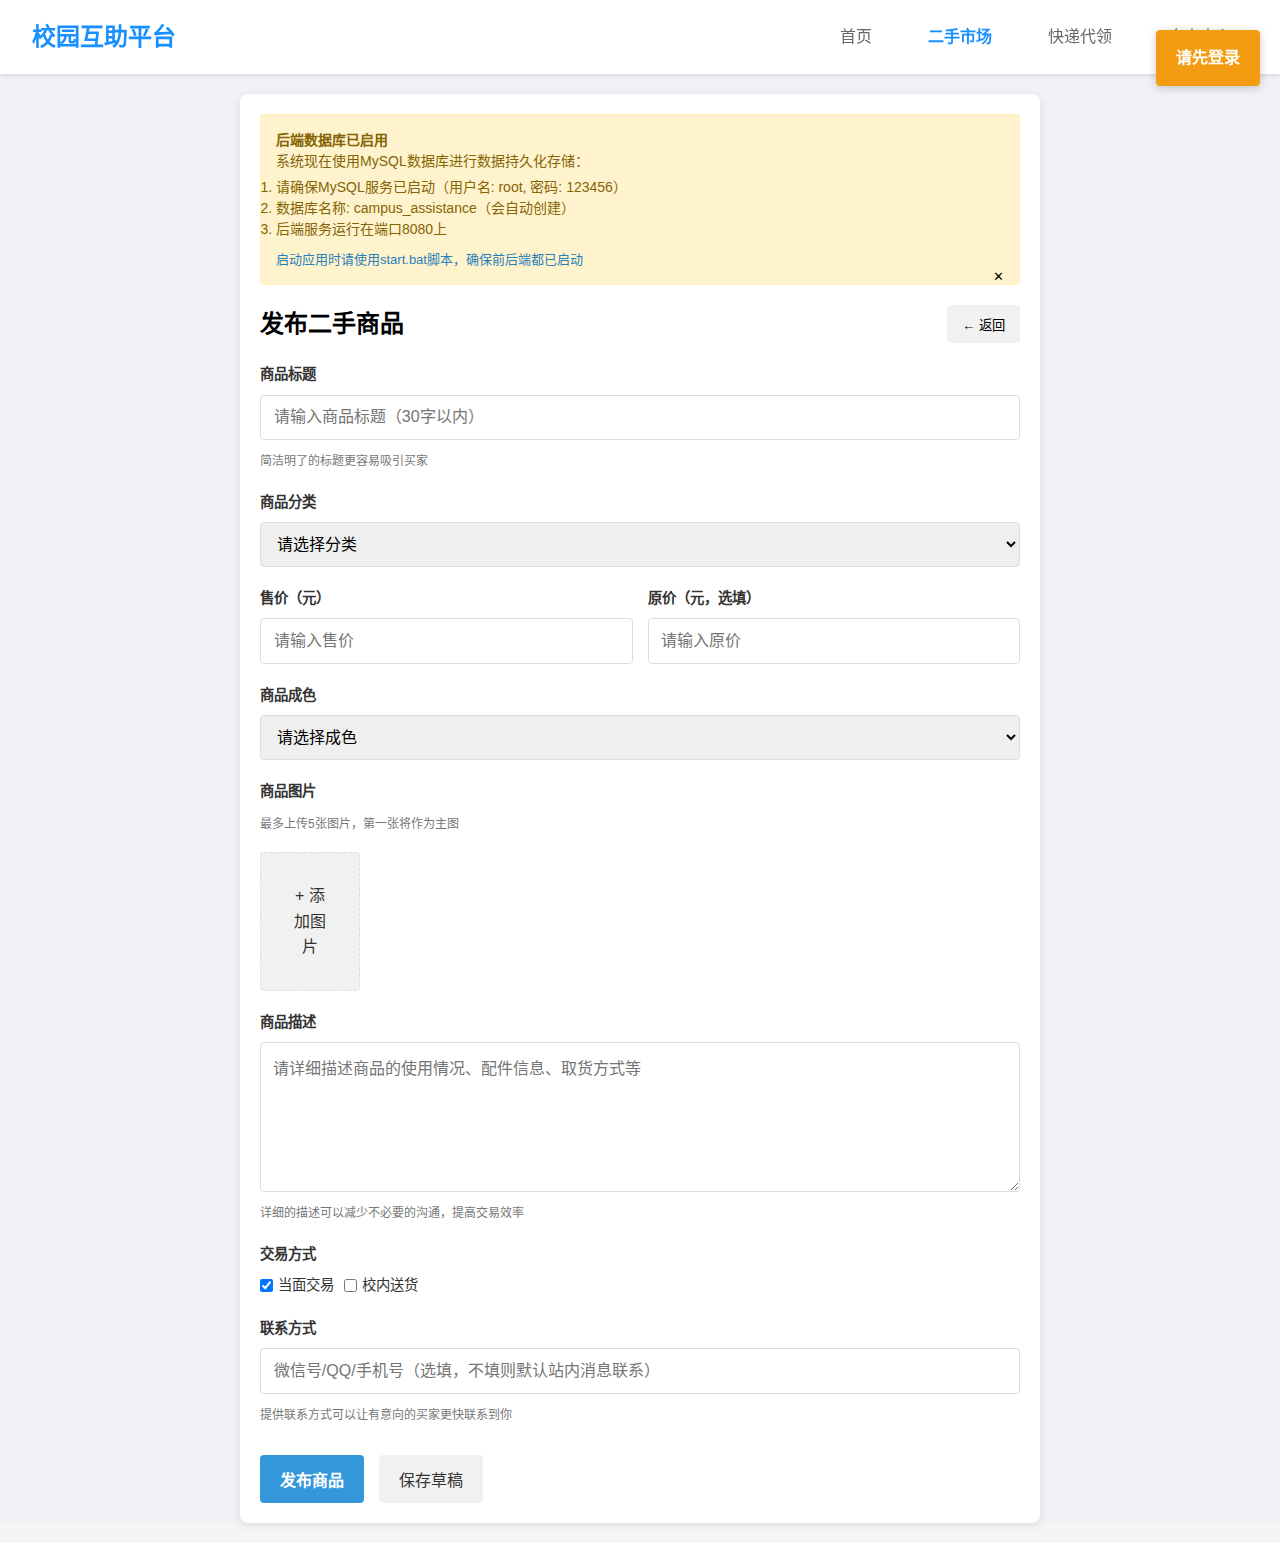
<file: frontend/pages/publish-product.html>
<!DOCTYPE html>
<html lang="zh-CN">
<head>
    <meta charset="UTF-8">
    <meta name="viewport" content="width=device-width, initial-scale=1.0">
    <title>发布二手商品 - 校园互助平台</title>
    <link rel="stylesheet" href="../src/assets/css/style.css">
    <link rel="stylesheet" href="../src/assets/css/button-fix.css">
    <style>
        /* 发布商品页面样式 */
        .publish-container {
            max-width: 800px;
            margin: 20px auto;
            padding: 20px;
            background-color: #fff;
            border-radius: 8px;
            box-shadow: 0 2px 10px rgba(0, 0, 0, 0.1);
        }

        .publish-header {
            display: flex;
            justify-content: space-between;
            margin-bottom: 20px;
        }

        .back-btn {
            padding: 8px 15px;
            background-color: #f1f1f1;
            border: none;
            border-radius: 4px;
            cursor: pointer;
            display: flex;
            align-items: center;
            gap: 5px;
        }

        .form-title {
            font-size: 24px;
            margin: 0;
        }

        .publish-form {
            display: flex;
            flex-direction: column;
            gap: 20px;
        }

        .form-group {
            display: flex;
            flex-direction: column;
            gap: 8px;
        }

        .form-label {
            font-weight: bold;
            color: #333;
        }

        .form-input, .form-textarea, .form-select {
            padding: 12px;
            border: 1px solid #ddd;
            border-radius: 4px;
            font-size: 16px;
        }

        .form-textarea {
            min-height: 150px;
            resize: vertical;
        }

        .form-tip {
            font-size: 12px;
            color: #777;
            margin-top: 4px;
        }

        .image-preview {
            display: grid;
            grid-template-columns: repeat(auto-fill, minmax(100px, 1fr));
            gap: 10px;
            margin-top: 10px;
        }

        .preview-item {
            position: relative;
            width: 100px;
            height: 100px;
            border-radius: 4px;
            overflow: hidden;
            border: 1px dashed #ddd;
        }

        .preview-item img {
            width: 100%;
            height: 100%;
            object-fit: cover;
        }

        .remove-btn {
            position: absolute;
            top: 5px;
            right: 5px;
            width: 20px;
            height: 20px;
            background-color: rgba(0, 0, 0, 0.5);
            color: white;
            border: none;
            border-radius: 50%;
            cursor: pointer;
            display: flex;
            align-items: center;
            justify-content: center;
            font-size: 12px;
        }

        .upload-btn {
            background-color: #f1f1f1;
            color: #333;
            border: 1px dashed #ddd;
            padding: 30px;
            text-align: center;
            cursor: pointer;
            border-radius: 4px;
        }

        .price-inputs {
            display: flex;
            gap: 15px;
        }

        .price-inputs .form-group {
            flex: 1;
        }

        .checkbox-group {
            display: flex;
            align-items: center;
            gap: 10px;
        }

        .checkbox-label {
            display: flex;
            align-items: center;
            gap: 5px;
            cursor: pointer;
        }

        .submit-btn {
            padding: 12px 20px;
            background-color: #3498db;
            color: white;
            border: none;
            border-radius: 4px;
            font-size: 16px;
            font-weight: bold;
            cursor: pointer;
            margin-top: 10px;
        }

        .draft-btn {
            padding: 12px 20px;
            background-color: #f1f1f1;
            color: #333;
            border: none;
            border-radius: 4px;
            font-size: 16px;
            cursor: pointer;
            margin-top: 10px;
        }

        .button-group {
            display: flex;
            gap: 15px;
        }

        /* 响应式调整 */
        @media (max-width: 768px) {
            .price-inputs {
                flex-direction: column;
                gap: 10px;
            }
        }
        
        /* 消息样式 */
        .message {
            position: fixed;
            top: 20px;
            right: 20px;
            padding: 15px 20px;
            border-radius: 4px;
            color: white;
            z-index: 1000;
            display: none;
            animation: slideIn 0.3s ease-out forwards;
            box-shadow: 0 2px 10px rgba(0,0,0,0.2);
        }
        
        @keyframes slideIn {
            from { transform: translateX(100%); opacity: 0; }
            to { transform: translateX(0); opacity: 1; }
        }
        
        .message.info {
            background-color: #3498db;
        }
        
        .message.success {
            background-color: #2ecc71;
        }
        
        .message.warning {
            background-color: #f39c12;
        }
        
        .message.error {
            background-color: #e74c3c;
        }
        
        /* 加载指示器 */
        .loader {
            display: none;
            width: 100%;
            height: 100%;
            position: fixed;
            top: 0;
            left: 0;
            background-color: rgba(255,255,255,0.8);
            z-index: 9999;
            justify-content: center;
            align-items: center;
        }

        .loader-spinner {
            width: 50px;
            height: 50px;
            border: 5px solid #f3f3f3;
            border-top: 5px solid #3498db;
            border-radius: 50%;
            animation: spin 1s linear infinite;
        }

        @keyframes spin {
            0% { transform: rotate(0deg); }
            100% { transform: rotate(360deg); }
        }

        /* 新增系统提示样式 */
        .system-alert {
            background-color: #fff3cd;
            color: #856404;
            border: 1px solid #ffeeba;
            border-radius: 4px;
            padding: 15px;
            margin-bottom: 20px;
            font-size: 14px;
            line-height: 1.5;
        }
        
        .system-alert strong {
            font-weight: bold;
        }
        
        .system-alert code {
            background-color: rgba(0,0,0,0.05);
            padding: 2px 4px;
            border-radius: 3px;
        }
    </style>
</head>
<body>
    <div class="app-container">
        <!-- 导航栏 -->
        <nav class="navbar">
            <div class="nav-brand">校园互助平台</div>
            <div class="nav-links">
                <a href="index.html">首页</a>
                <a href="market.html" class="active">二手市场</a>
                <a href="express.html">快递代领</a>
                <a href="profile.html">个人中心</a>
            </div>
        </nav>

        <!-- 发布商品内容 -->
        <div class="publish-container">
            <!-- 系统提示 -->
            <div class="system-alert" id="systemAlert">
                <strong>后端数据库已启用</strong>
                <p>系统现在使用MySQL数据库进行数据持久化存储：</p>
                <ol style="margin-top: 5px; margin-bottom: 5px;">
                    <li>请确保MySQL服务已启动（用户名: root, 密码: 123456）</li>
                    <li>数据库名称: campus_assistance（会自动创建）</li>
                    <li>后端服务运行在端口8080上</li>
                </ol>
                <p style="margin-top: 10px; font-size: 13px; color: #2980b9;">
                    启动应用时请使用start.bat脚本，确保前后端都已启动
                </p>
                <button onclick="this.parentElement.style.display='none'" style="float:right; background:none; border:none; cursor:pointer;">✕</button>
            </div>
            
            <div class="publish-header">
                <h1 class="form-title">发布二手商品</h1>
                <button class="back-btn" id="backBtn">← 返回</button>
            </div>

            <form class="publish-form" id="publishForm">
                <div class="form-group">
                    <label class="form-label">商品标题</label>
                    <input type="text" class="form-input" id="productTitle" name="title" placeholder="请输入商品标题（30字以内）" maxlength="30" required>
                    <p class="form-tip">简洁明了的标题更容易吸引买家</p>
                </div>

                <div class="form-group">
                    <label class="form-label">商品分类</label>
                    <select class="form-select" id="productCategory" name="category" required>
                        <option value="">请选择分类</option>
                        <option value="books">教材书籍</option>
                        <option value="electronics">电子产品</option>
                        <option value="daily">日用百货</option>
                        <option value="clothing">服装鞋帽</option>
                        <option value="sports">体育器材</option>
                        <option value="others">其他</option>
                    </select>
                </div>

                <div class="price-inputs">
                    <div class="form-group">
                        <label class="form-label">售价（元）</label>
                        <input type="number" class="form-input" id="productPrice" name="price" placeholder="请输入售价" min="0" step="0.01" required>
                    </div>
                    <div class="form-group">
                        <label class="form-label">原价（元，选填）</label>
                        <input type="number" class="form-input" id="originalPrice" name="originalPrice" placeholder="请输入原价" min="0" step="0.01">
                    </div>
                </div>

                <div class="form-group">
                    <label class="form-label">商品成色</label>
                    <select class="form-select" id="productCondition" name="condition" required>
                        <option value="">请选择成色</option>
                        <option value="new">全新</option>
                        <option value="almost_new">9成新</option>
                        <option value="slightly_used">7成新</option>
                        <option value="used">5成新及以上</option>
                    </select>
                </div>

                <div class="form-group">
                    <label class="form-label">商品图片</label>
                    <p class="form-tip">最多上传5张图片，第一张将作为主图</p>
                    <div class="image-preview" id="imagePreview">
                        <div class="upload-btn" id="uploadBtn">
                            <span>+ 添加图片</span>
                            <input type="file" id="imageUpload" style="display:none;" accept="image/*" multiple>
                        </div>
                    </div>
                </div>

                <div class="form-group">
                    <label class="form-label">商品描述</label>
                    <textarea class="form-textarea" id="productDescription" name="description" placeholder="请详细描述商品的使用情况、配件信息、取货方式等" required></textarea>
                    <p class="form-tip">详细的描述可以减少不必要的沟通，提高交易效率</p>
                </div>

                <div class="form-group">
                    <label class="form-label">交易方式</label>
                    <div class="checkbox-group">
                        <label class="checkbox-label">
                            <input type="checkbox" name="tradeMethod" value="face" checked> 当面交易
                        </label>
                        <label class="checkbox-label">
                            <input type="checkbox" name="tradeMethod" value="delivery"> 校内送货
                        </label>
                    </div>
                </div>

                <div class="form-group">
                    <label class="form-label">联系方式</label>
                    <input type="text" class="form-input" id="contactInfo" name="contactInfo" placeholder="微信号/QQ/手机号（选填，不填则默认站内消息联系）">
                    <p class="form-tip">提供联系方式可以让有意向的买家更快联系到你</p>
                </div>

                <div class="button-group">
                    <button type="submit" class="submit-btn">发布商品</button>
                    <button type="button" class="draft-btn" id="saveDraftBtn">保存草稿</button>
                </div>
            </form>
        </div>
    </div>

    <!-- 消息提示 -->
    <div id="message" class="message"></div>

    <!-- 加载指示器 -->
    <div class="loader" id="loader">
        <div class="loader-spinner"></div>
    </div>

    <script>
        // 显示消息提示
        function showMessage(message, type) {
            const messageDiv = document.getElementById('message');
            messageDiv.textContent = message;
            messageDiv.className = `message ${type}`;
            messageDiv.style.display = 'block';
            setTimeout(() => {
                messageDiv.style.display = 'none';
            }, 3000);
        }

        // 显示/隐藏加载指示器
        function toggleLoader(show) {
            document.getElementById('loader').style.display = show ? 'flex' : 'none';
        }

        // 检查登录状态
        function checkAuth() {
            const token = localStorage.getItem('token');
            if (!token) {
                showMessage('请先登录', 'warning');
                setTimeout(() => {
                    window.location.href = 'login.html';
                }, 1500);
                return false;
            }
            return true;
        }

        // 初始化页面
        document.addEventListener('DOMContentLoaded', function() {
            if (!checkAuth()) return;
            
            // 加载草稿
            loadDraft();
            
            // 绑定返回按钮事件
            document.getElementById('backBtn').addEventListener('click', function() {
                if (confirm('确定返回吗？未保存的内容将丢失')) {
                    window.history.back();
                }
            });
            
            // 绑定图片上传按钮事件
            document.getElementById('uploadBtn').addEventListener('click', function() {
                document.getElementById('imageUpload').click();
            });
            
            // 绑定图片选择事件
            document.getElementById('imageUpload').addEventListener('change', handleImageUpload);
            
            // 绑定表单提交事件
            document.getElementById('publishForm').addEventListener('submit', handleSubmit);
            
            // 绑定保存草稿按钮事件
            document.getElementById('saveDraftBtn').addEventListener('click', saveDraft);
        });

        // 处理图片上传
        function handleImageUpload(event) {
            const files = event.target.files;
            const preview = document.getElementById('imagePreview');
            const uploadBtn = document.getElementById('uploadBtn');
            
            // 检查图片数量限制
            const existingImages = preview.querySelectorAll('.preview-item:not(.upload-btn)');
            if (existingImages.length + files.length > 5) {
                showMessage('最多只能上传5张图片', 'warning');
                return;
            }
            
            // 添加图片预览
            for (let i = 0; i < files.length; i++) {
                const file = files[i];
                
                // 检查文件类型
                if (!file.type.match('image.*')) {
                    showMessage('请上传图片文件', 'warning');
                    continue;
                }
                
                const reader = new FileReader();
                reader.onload = function(e) {
                    const previewItem = document.createElement('div');
                    previewItem.className = 'preview-item';
                    
                    const img = document.createElement('img');
                    img.src = e.target.result;
                    img.alt = '商品图片';
                    img.dataset.file = file.name; // 保存文件名，用于后续上传识别
                    
                    const removeBtn = document.createElement('button');
                    removeBtn.className = 'remove-btn';
                    removeBtn.textContent = '×';
                    removeBtn.addEventListener('click', function() {
                        preview.removeChild(previewItem);
                    });
                    
                    previewItem.appendChild(img);
                    previewItem.appendChild(removeBtn);
                    
                    // 将上传按钮移到最后
                    preview.insertBefore(previewItem, uploadBtn);
                };
                
                reader.readAsDataURL(file);
            }
            
            // 清空文件选择，以便可以再次选择相同的文件
            event.target.value = '';
        }

        // 表单提交处理
        async function handleSubmit(event) {
            event.preventDefault();
            
            // 获取表单数据
            const title = document.getElementById('productTitle').value;
            const category = document.getElementById('productCategory').value;
            const price = document.getElementById('productPrice').value;
            const originalPrice = document.getElementById('originalPrice').value;
            const condition = document.getElementById('productCondition').value;
            const description = document.getElementById('productDescription').value;
            
            // 验证必填字段
            if (!title || !category || !price || !condition || !description) {
                showMessage('请填写所有必填项', 'warning');
                return;
            }
            
            // 获取交易方式
            const tradeMethods = [];
            document.querySelectorAll('input[name="tradeMethod"]:checked').forEach(checkbox => {
                tradeMethods.push(checkbox.value);
            });
            
            if (tradeMethods.length === 0) {
                showMessage('请至少选择一种交易方式', 'warning');
                return;
            }
            
            // 获取联系方式
            const contactInfo = document.getElementById('contactInfo').value;
            
            // 获取图片
            const images = [];
            document.querySelectorAll('.preview-item:not(.upload-btn) img').forEach(img => {
                images.push(img.src);
            });
            
            if (images.length === 0) {
                showMessage('请至少上传一张图片', 'warning');
                return;
            }
            
            // 构造商品数据
            const productData = {
                title,
                category,
                price: parseFloat(price),
                originalPrice: originalPrice ? parseFloat(originalPrice) : null,
                conditionLevel: condition,
                description,
                tradeMethods,
                contactInfo,
                images
            };
            
            // 显示加载指示器
            toggleLoader(true);
            
            try {
                // 调用API发布商品
                const token = localStorage.getItem('token');
                const response = await fetch('http://localhost:8080/api/products', {
                    method: 'POST',
                    headers: {
                        'Content-Type': 'application/json',
                        'Authorization': `Bearer ${token}`
                    },
                    body: JSON.stringify(productData)
                });
                
                if (!response.ok) {
                    // 改进错误处理，先检查内容类型
                    const contentType = response.headers.get('content-type');
                    if (contentType && contentType.includes('application/json')) {
                        const errorData = await response.json();
                        throw new Error(errorData.message || '发布失败，请稍后重试');
                    } else {
                        // 处理非JSON响应
                        const errorText = await response.text();
                        console.error('服务器返回非JSON响应:', errorText);
                        throw new Error(`服务器返回错误 (${response.status}): 请确保后端服务正在运行`);
                    }
                }
                
                const result = await response.json();
                
                // 清除草稿
                localStorage.removeItem('productDraft');
                
                // 显示成功消息
                showMessage('商品发布成功', 'success');
                
                // 跳转到商品列表页
                setTimeout(() => {
                    window.location.href = 'market.html';
                }, 1500);
            } catch (error) {
                showMessage('发布失败: ' + (error.message || '未知错误'), 'error');
                console.error('发布商品失败:', error);
            } finally {
                // 隐藏加载指示器
                toggleLoader(false);
            }
        }

        // 保存草稿
        function saveDraft() {
            // 获取表单数据
            const title = document.getElementById('productTitle').value;
            const category = document.getElementById('productCategory').value;
            const price = document.getElementById('productPrice').value;
            const originalPrice = document.getElementById('originalPrice').value;
            const condition = document.getElementById('productCondition').value;
            const description = document.getElementById('productDescription').value;
            
            // 获取交易方式
            const tradeMethods = [];
            document.querySelectorAll('input[name="tradeMethod"]:checked').forEach(checkbox => {
                tradeMethods.push(checkbox.value);
            });
            
            // 获取联系方式
            const contactInfo = document.getElementById('contactInfo').value;
            
            // 获取图片
            const images = [];
            document.querySelectorAll('.preview-item:not(.upload-btn) img').forEach(img => {
                images.push(img.src);
            });
            
            // 构造草稿数据
            const draftData = {
                title,
                category,
                price,
                originalPrice,
                condition,
                description,
                tradeMethods,
                contactInfo,
                images,
                lastModified: new Date().toISOString()
            };
            
            // 保存到本地存储
            localStorage.setItem('productDraft', JSON.stringify(draftData));
            
            showMessage('草稿已保存', 'success');
        }

        // 加载草稿
        function loadDraft() {
            const draftJson = localStorage.getItem('productDraft');
            if (!draftJson) return;
            
            try {
                const draft = JSON.parse(draftJson);
                
                // 填充表单数据
                document.getElementById('productTitle').value = draft.title || '';
                document.getElementById('productCategory').value = draft.category || '';
                document.getElementById('productPrice').value = draft.price || '';
                document.getElementById('originalPrice').value = draft.originalPrice || '';
                document.getElementById('productCondition').value = draft.condition || '';
                document.getElementById('productDescription').value = draft.description || '';
                document.getElementById('contactInfo').value = draft.contactInfo || '';
                
                // 设置交易方式
                document.querySelectorAll('input[name="tradeMethod"]').forEach(checkbox => {
                    checkbox.checked = draft.tradeMethods && draft.tradeMethods.includes(checkbox.value);
                });
                
                // 加载图片预览
                const preview = document.getElementById('imagePreview');
                const uploadBtn = document.getElementById('uploadBtn');
                
                if (draft.images && draft.images.length > 0) {
                    draft.images.forEach(imgSrc => {
                        const previewItem = document.createElement('div');
                        previewItem.className = 'preview-item';
                        
                        const img = document.createElement('img');
                        img.src = imgSrc;
                        img.alt = '商品图片';
                        
                        const removeBtn = document.createElement('button');
                        removeBtn.className = 'remove-btn';
                        removeBtn.textContent = '×';
                        removeBtn.addEventListener('click', function() {
                            preview.removeChild(previewItem);
                        });
                        
                        previewItem.appendChild(img);
                        previewItem.appendChild(removeBtn);
                        
                        // 将上传按钮移到最后
                        preview.insertBefore(previewItem, uploadBtn);
                    });
                }
                
                showMessage('已加载上次的草稿', 'info');
            } catch (error) {
                console.error('加载草稿失败:', error);
            }
        }

        // 获取当前用户ID
        function getUserId() {
            const userStr = localStorage.getItem('user');
            if (!userStr) return null;
            
            try {
                const user = JSON.parse(userStr);
                return user.id || user.userId || null;
            } catch (error) {
                console.error('获取用户ID失败:', error);
                return null;
            }
        }
    </script>
</body>
</html>
</file>
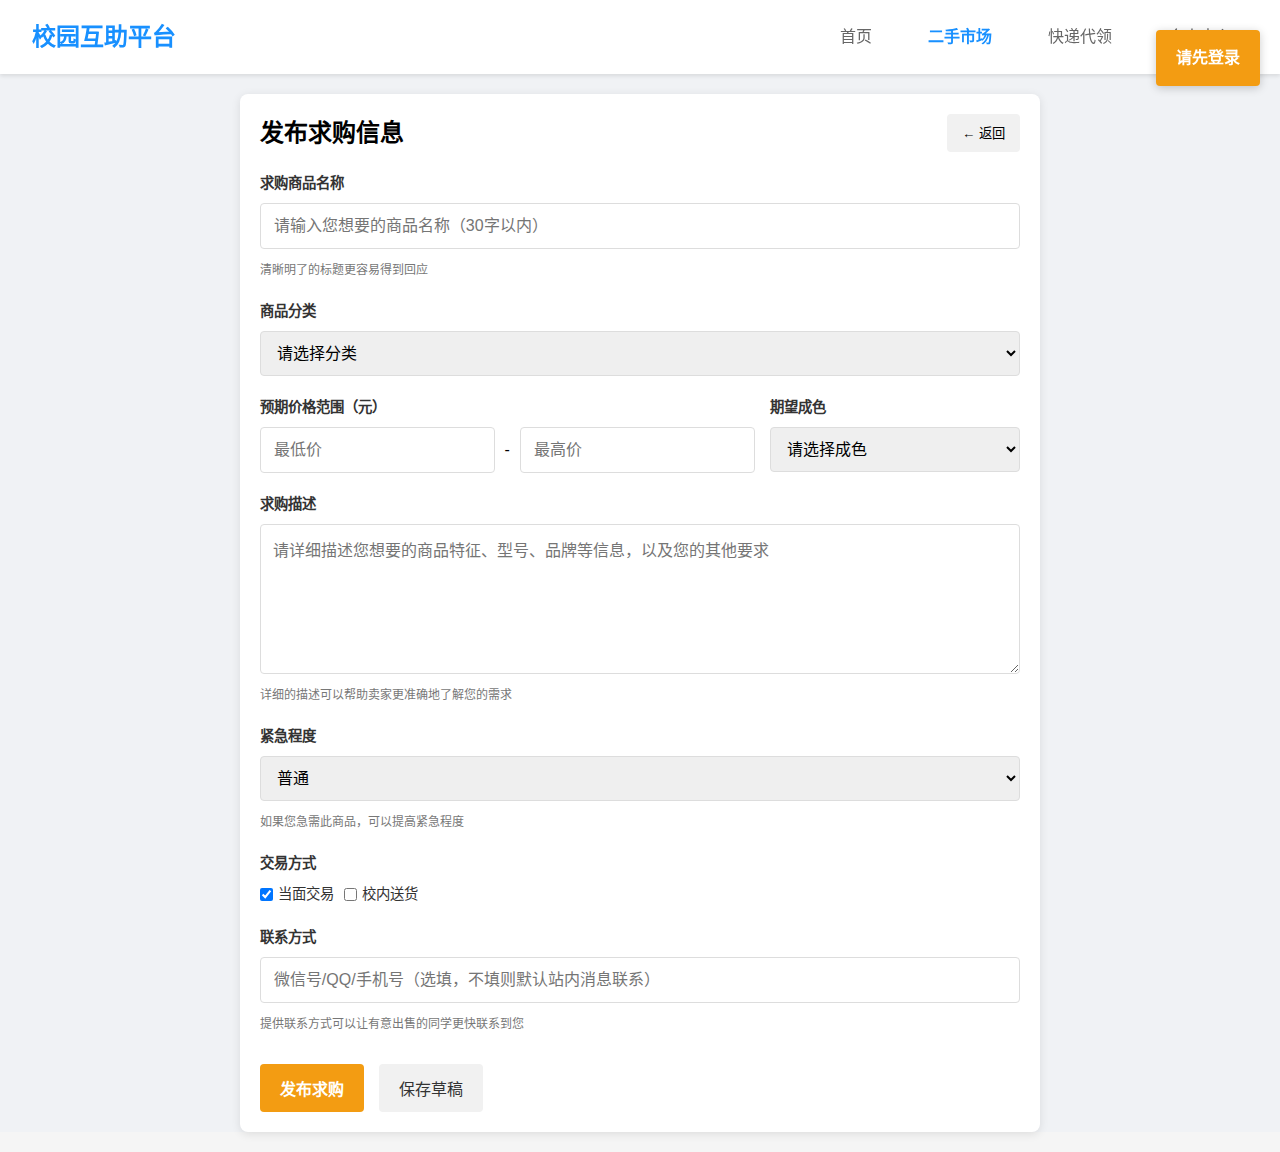
<file: frontend/pages/wanted-product.html>
<!DOCTYPE html>
<html lang="zh-CN">
<head>
    <meta charset="UTF-8">
    <meta name="viewport" content="width=device-width, initial-scale=1.0">
    <title>发布求购信息 - 校园互助平台</title>
    <link rel="stylesheet" href="../src/assets/css/style.css">
    <link rel="stylesheet" href="../src/assets/css/button-fix.css">
    <style>
        /* 发布求购页面样式 */
        .publish-container {
            max-width: 800px;
            margin: 20px auto;
            padding: 20px;
            background-color: #fff;
            border-radius: 8px;
            box-shadow: 0 2px 10px rgba(0, 0, 0, 0.1);
        }

        .publish-header {
            display: flex;
            justify-content: space-between;
            margin-bottom: 20px;
        }

        .back-btn {
            padding: 8px 15px;
            background-color: #f1f1f1;
            border: none;
            border-radius: 4px;
            cursor: pointer;
            display: flex;
            align-items: center;
            gap: 5px;
        }

        .form-title {
            font-size: 24px;
            margin: 0;
        }

        .publish-form {
            display: flex;
            flex-direction: column;
            gap: 20px;
        }

        .form-group {
            display: flex;
            flex-direction: column;
            gap: 8px;
        }

        .form-label {
            font-weight: bold;
            color: #333;
        }

        .form-input, .form-textarea, .form-select {
            padding: 12px;
            border: 1px solid #ddd;
            border-radius: 4px;
            font-size: 16px;
        }

        .form-textarea {
            min-height: 150px;
            resize: vertical;
        }

        .form-tip {
            font-size: 12px;
            color: #777;
            margin-top: 4px;
        }

        .price-inputs {
            display: flex;
            gap: 15px;
        }

        .price-inputs .form-group {
            flex: 1;
        }

        .checkbox-group {
            display: flex;
            align-items: center;
            gap: 10px;
        }

        .checkbox-label {
            display: flex;
            align-items: center;
            gap: 5px;
            cursor: pointer;
        }

        .submit-btn {
            padding: 12px 20px;
            background-color: #f39c12;
            color: white;
            border: none;
            border-radius: 4px;
            font-size: 16px;
            font-weight: bold;
            cursor: pointer;
            margin-top: 10px;
        }

        .draft-btn {
            padding: 12px 20px;
            background-color: #f1f1f1;
            color: #333;
            border: none;
            border-radius: 4px;
            font-size: 16px;
            cursor: pointer;
            margin-top: 10px;
        }

        .button-group {
            display: flex;
            gap: 15px;
        }

        /* 消息样式 */
        .message {
            position: fixed;
            top: 20px;
            right: 20px;
            padding: 15px 20px;
            border-radius: 4px;
            color: white;
            z-index: 1000;
            display: none;
            animation: slideIn 0.3s ease-out forwards;
            box-shadow: 0 2px 10px rgba(0,0,0,0.2);
        }
        
        @keyframes slideIn {
            from { transform: translateX(100%); opacity: 0; }
            to { transform: translateX(0); opacity: 1; }
        }
        
        .message.info {
            background-color: #3498db;
        }
        
        .message.success {
            background-color: #2ecc71;
        }
        
        .message.warning {
            background-color: #f39c12;
        }
        
        .message.error {
            background-color: #e74c3c;
        }
        
        /* 加载指示器 */
        .loader {
            display: none;
            width: 100%;
            height: 100%;
            position: fixed;
            top: 0;
            left: 0;
            background-color: rgba(255,255,255,0.8);
            z-index: 9999;
            justify-content: center;
            align-items: center;
        }

        .loader-spinner {
            width: 50px;
            height: 50px;
            border: 5px solid #f3f3f3;
            border-top: 5px solid #f39c12;
            border-radius: 50%;
            animation: spin 1s linear infinite;
        }

        @keyframes spin {
            0% { transform: rotate(0deg); }
            100% { transform: rotate(360deg); }
        }

        /* 响应式调整 */
        @media (max-width: 768px) {
            .price-inputs {
                flex-direction: column;
                gap: 10px;
            }
        }
    </style>
</head>
<body>
    <div class="app-container">
        <!-- 导航栏 -->
        <nav class="navbar">
            <div class="nav-brand">校园互助平台</div>
            <div class="nav-links">
                <a href="index.html">首页</a>
                <a href="market.html" class="active">二手市场</a>
                <a href="express.html">快递代领</a>
                <a href="profile.html">个人中心</a>
            </div>
        </nav>

        <!-- 发布求购内容 -->
        <div class="publish-container">
            <div class="publish-header">
                <h1 class="form-title">发布求购信息</h1>
                <button class="back-btn" id="backBtn">← 返回</button>
            </div>

            <form class="publish-form" id="publishForm">
                <div class="form-group">
                    <label class="form-label">求购商品名称</label>
                    <input type="text" class="form-input" id="productTitle" name="title" placeholder="请输入您想要的商品名称（30字以内）" maxlength="30" required>
                    <p class="form-tip">清晰明了的标题更容易得到回应</p>
                </div>

                <div class="form-group">
                    <label class="form-label">商品分类</label>
                    <select class="form-select" id="productCategory" name="category" required>
                        <option value="">请选择分类</option>
                        <option value="books">教材书籍</option>
                        <option value="electronics">电子产品</option>
                        <option value="daily">日用百货</option>
                        <option value="clothing">服装鞋帽</option>
                        <option value="sports">体育器材</option>
                        <option value="others">其他</option>
                    </select>
                </div>

                <div class="price-inputs">
                    <div class="form-group">
                        <label class="form-label">预期价格范围（元）</label>
                        <div style="display: flex; gap: 10px; align-items: center;">
                            <input type="number" class="form-input" id="minPrice" name="minPrice" placeholder="最低价" min="0" step="0.01" required>
                            <span>-</span>
                            <input type="number" class="form-input" id="maxPrice" name="maxPrice" placeholder="最高价" min="0" step="0.01" required>
                        </div>
                    </div>
                    <div class="form-group">
                        <label class="form-label">期望成色</label>
                        <select class="form-select" id="productCondition" name="condition" required>
                            <option value="">请选择成色</option>
                            <option value="new">全新</option>
                            <option value="almost_new">9成新</option>
                            <option value="slightly_used">7成新</option>
                            <option value="used">5成新及以上</option>
                            <option value="any">不限</option>
                        </select>
                    </div>
                </div>

                <div class="form-group">
                    <label class="form-label">求购描述</label>
                    <textarea class="form-textarea" id="productDescription" name="description" placeholder="请详细描述您想要的商品特征、型号、品牌等信息，以及您的其他要求" required></textarea>
                    <p class="form-tip">详细的描述可以帮助卖家更准确地了解您的需求</p>
                </div>

                <div class="form-group">
                    <label class="form-label">紧急程度</label>
                    <select class="form-select" id="urgencyLevel" name="urgencyLevel">
                        <option value="normal">普通</option>
                        <option value="urgent">急需</option>
                        <option value="very_urgent">非常急需</option>
                    </select>
                    <p class="form-tip">如果您急需此商品，可以提高紧急程度</p>
                </div>

                <div class="form-group">
                    <label class="form-label">交易方式</label>
                    <div class="checkbox-group">
                        <label class="checkbox-label">
                            <input type="checkbox" name="tradeMethod" value="face" checked> 当面交易
                        </label>
                        <label class="checkbox-label">
                            <input type="checkbox" name="tradeMethod" value="delivery"> 校内送货
                        </label>
                    </div>
                </div>

                <div class="form-group">
                    <label class="form-label">联系方式</label>
                    <input type="text" class="form-input" id="contactInfo" name="contactInfo" placeholder="微信号/QQ/手机号（选填，不填则默认站内消息联系）">
                    <p class="form-tip">提供联系方式可以让有意出售的同学更快联系到您</p>
                </div>

                <div class="button-group">
                    <button type="submit" class="submit-btn">发布求购</button>
                    <button type="button" class="draft-btn" id="saveDraftBtn">保存草稿</button>
                </div>
            </form>
        </div>
    </div>

    <!-- 消息提示 -->
    <div id="message" class="message"></div>

    <!-- 加载指示器 -->
    <div class="loader" id="loader">
        <div class="loader-spinner"></div>
    </div>

    <script>
        // 显示消息提示
        function showMessage(message, type) {
            const messageDiv = document.getElementById('message');
            messageDiv.textContent = message;
            messageDiv.className = `message ${type}`;
            messageDiv.style.display = 'block';
            setTimeout(() => {
                messageDiv.style.display = 'none';
            }, 3000);
        }

        // 显示/隐藏加载指示器
        function toggleLoader(show) {
            document.getElementById('loader').style.display = show ? 'flex' : 'none';
        }

        // 检查登录状态
        function checkAuth() {
            const token = localStorage.getItem('token');
            if (!token) {
                showMessage('请先登录', 'warning');
                setTimeout(() => {
                    window.location.href = 'login.html';
                }, 1500);
                return false;
            }
            return true;
        }

        // 验证表单
        function validateForm() {
            const minPrice = parseFloat(document.getElementById('minPrice').value);
            const maxPrice = parseFloat(document.getElementById('maxPrice').value);
            
            if (minPrice > maxPrice) {
                showMessage('最低价不能高于最高价', 'warning');
                return false;
            }
            
            // 检查至少选择一种交易方式
            const tradeMethods = document.querySelectorAll('input[name="tradeMethod"]:checked');
            if (tradeMethods.length === 0) {
                showMessage('请至少选择一种交易方式', 'warning');
                return false;
            }
            
            return true;
        }

        // 初始化页面
        document.addEventListener('DOMContentLoaded', function() {
            if (!checkAuth()) return;
            
            // 加载草稿
            loadDraft();
            
            // 绑定返回按钮事件
            document.getElementById('backBtn').addEventListener('click', function() {
                if (confirm('确定返回吗？未保存的内容将丢失')) {
                    window.history.back();
                }
            });
            
            // 绑定表单提交事件
            document.getElementById('publishForm').addEventListener('submit', handleSubmit);
            
            // 绑定保存草稿按钮事件
            document.getElementById('saveDraftBtn').addEventListener('click', saveDraft);
        });

        // 表单提交处理
        async function handleSubmit(event) {
            event.preventDefault();
            
            if (!validateForm()) return;
            
            // 获取表单数据
            const title = document.getElementById('productTitle').value;
            const category = document.getElementById('productCategory').value;
            const minPrice = document.getElementById('minPrice').value;
            const maxPrice = document.getElementById('maxPrice').value;
            const condition = document.getElementById('productCondition').value;
            const description = document.getElementById('productDescription').value;
            const urgencyLevel = document.getElementById('urgencyLevel').value;
            
            // 获取交易方式
            const tradeMethods = [];
            document.querySelectorAll('input[name="tradeMethod"]:checked').forEach(checkbox => {
                tradeMethods.push(checkbox.value);
            });
            
            // 获取联系方式
            const contactInfo = document.getElementById('contactInfo').value;
            
            // 构造求购数据
            const wantedData = {
                title,
                category,
                minPrice: parseFloat(minPrice),
                maxPrice: parseFloat(maxPrice),
                conditionLevel: condition,
                description,
                urgencyLevel,
                tradeMethods,
                contactInfo,
                type: 'WANTED'
            };
            
            // 显示加载指示器
            toggleLoader(true);
            
            try {
                // 调用API发布求购
                const token = localStorage.getItem('token');
                const response = await fetch('/api/products/wanted', {
                    method: 'POST',
                    headers: {
                        'Content-Type': 'application/json',
                        'Authorization': `Bearer ${token}`
                    },
                    body: JSON.stringify(wantedData)
                });
                
                if (!response.ok) {
                    const errorData = await response.json();
                    throw new Error(errorData.message || '发布失败，请稍后重试');
                }
                
                const result = await response.json();
                
                // 清除草稿
                localStorage.removeItem('wantedProductDraft');
                
                // 显示成功消息
                showMessage('求购信息发布成功', 'success');
                
                // 跳转到求购列表页
                setTimeout(() => {
                    window.location.href = 'market.html?tab=wanted';
                }, 1500);
            } catch (error) {
                showMessage(error.message || '发布失败，请稍后重试', 'error');
                console.error('发布求购失败:', error);
            } finally {
                // 隐藏加载指示器
                toggleLoader(false);
            }
        }

        // 保存草稿
        function saveDraft() {
            // 获取表单数据
            const title = document.getElementById('productTitle').value;
            const category = document.getElementById('productCategory').value;
            const minPrice = document.getElementById('minPrice').value;
            const maxPrice = document.getElementById('maxPrice').value;
            const condition = document.getElementById('productCondition').value;
            const description = document.getElementById('productDescription').value;
            const urgencyLevel = document.getElementById('urgencyLevel').value;
            
            // 获取交易方式
            const tradeMethods = [];
            document.querySelectorAll('input[name="tradeMethod"]:checked').forEach(checkbox => {
                tradeMethods.push(checkbox.value);
            });
            
            // 获取联系方式
            const contactInfo = document.getElementById('contactInfo').value;
            
            // 构造草稿数据
            const draftData = {
                title,
                category,
                minPrice,
                maxPrice,
                condition,
                description,
                urgencyLevel,
                tradeMethods,
                contactInfo,
                lastModified: new Date().toISOString()
            };
            
            // 保存到本地存储
            localStorage.setItem('wantedProductDraft', JSON.stringify(draftData));
            
            showMessage('草稿已保存', 'success');
        }

        // 加载草稿
        function loadDraft() {
            const draftJson = localStorage.getItem('wantedProductDraft');
            if (!draftJson) return;
            
            try {
                const draft = JSON.parse(draftJson);
                
                // 填充表单数据
                document.getElementById('productTitle').value = draft.title || '';
                document.getElementById('productCategory').value = draft.category || '';
                document.getElementById('minPrice').value = draft.minPrice || '';
                document.getElementById('maxPrice').value = draft.maxPrice || '';
                document.getElementById('productCondition').value = draft.condition || '';
                document.getElementById('productDescription').value = draft.description || '';
                document.getElementById('urgencyLevel').value = draft.urgencyLevel || 'normal';
                document.getElementById('contactInfo').value = draft.contactInfo || '';
                
                // 设置交易方式
                document.querySelectorAll('input[name="tradeMethod"]').forEach(checkbox => {
                    checkbox.checked = draft.tradeMethods && draft.tradeMethods.includes(checkbox.value);
                });
                
                showMessage('已加载上次的草稿', 'info');
            } catch (error) {
                console.error('加载草稿失败:', error);
            }
        }
    </script>
</body>
</html>
</file>
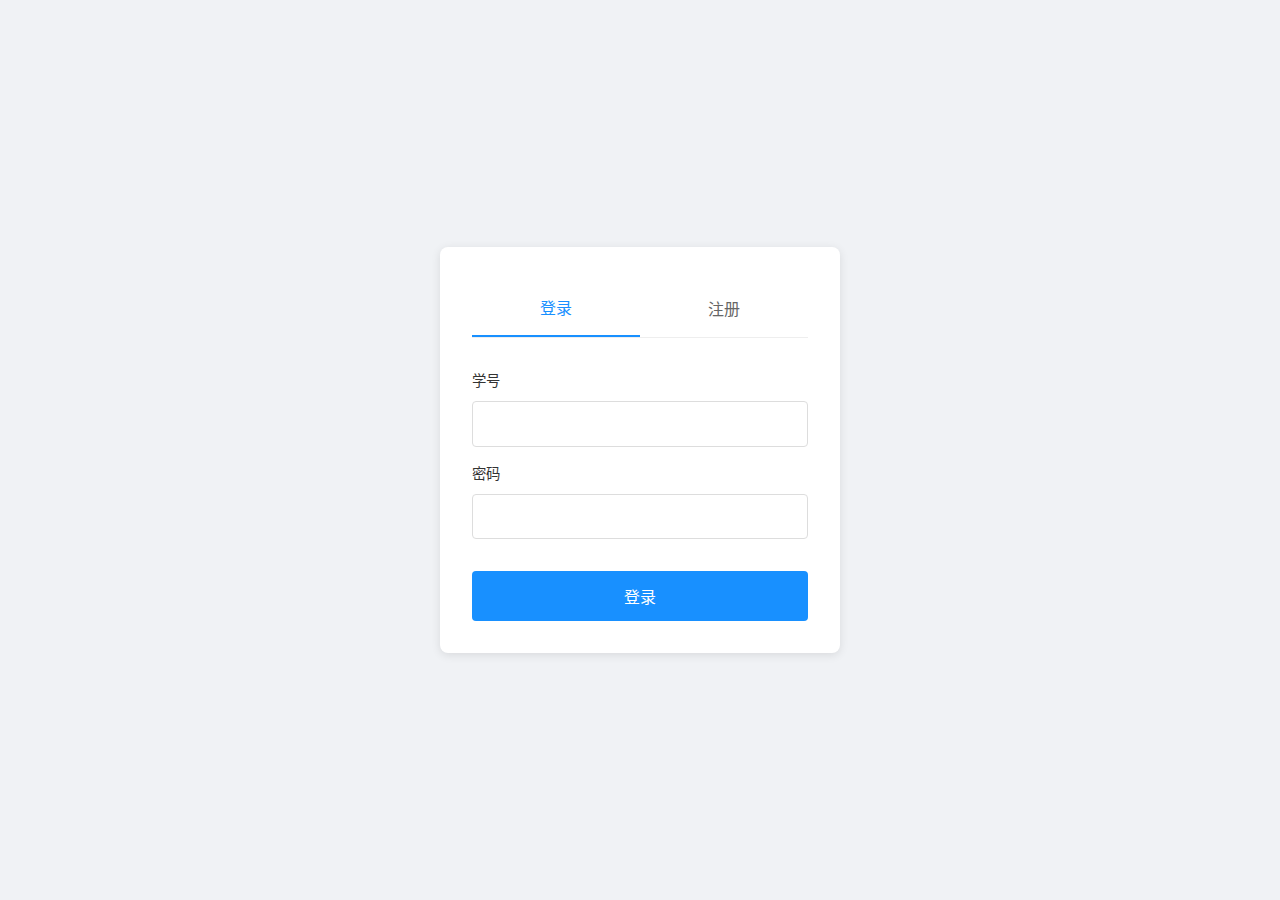
<file: frontend/src/login.html>
<!DOCTYPE html>
<html lang="zh-CN">
<head>
    <meta charset="UTF-8">
    <meta name="viewport" content="width=device-width, initial-scale=1.0">
    <title>校园互助平台 - 登录</title>
    <link rel="icon" href="data:;base64,iVBORw0KGgo=">
    <link rel="stylesheet" href="assets/css/style.css">
</head>
<body>
    <div class="auth-container">
        <div class="auth-box">
            <div class="auth-tabs">
                <button class="tab-btn active" onclick="switchTab('login')">登录</button>
                <button class="tab-btn" onclick="switchTab('register')">注册</button>
            </div>

            <!-- 消息显示区域 -->
            <div id="message" class="message" style="display: none;"></div>

            <!-- 登录表单 -->
            <form id="loginForm" class="auth-form">
                <div class="form-group">
                    <label for="loginStudentId">学号</label>
                    <input type="text" id="loginStudentId" required>
                </div>
                <div class="form-group">
                    <label for="loginPassword">密码</label>
                    <input type="password" id="loginPassword" required>
                </div>
                <button type="submit" class="submit-btn">登录</button>
            </form>

            <!-- 注册表单 -->
            <form id="registerForm" class="auth-form" style="display: none;">
                <div class="form-group">
                    <label for="registerStudentId">学号</label>
                    <input type="text" id="registerStudentId" required>
                </div>
                <div class="form-group">
                    <label for="registerUsername">用户名</label>
                    <input type="text" id="registerUsername" required>
                </div>
                <div class="form-group">
                    <label for="registerEmail">邮箱</label>
                    <input type="email" id="registerEmail" required>
                </div>
                <div class="form-group">
                    <label for="registerPassword">密码</label>
                    <input type="password" id="registerPassword" required>
                </div>
                <div class="form-group">
                    <label for="confirmPassword">确认密码</label>
                    <input type="password" id="confirmPassword" required>
                </div>
                <button type="submit" class="submit-btn">注册</button>
            </form>
        </div>
    </div>
    <script src="assets/js/auth.js"></script>
</body>
</html>
</file>
<file: frontend/src/assets/css/style.css>
/* 全局样式 */
* {
    margin: 0;
    padding: 0;
    box-sizing: border-box;
}

body {
    font-family: 'Microsoft YaHei', sans-serif;
    line-height: 1.6;
    background-color: #f5f5f5;
}

/* 登录页面样式 */
.auth-container {
    display: flex;
    justify-content: center;
    align-items: center;
    min-height: 100vh;
    background-color: #f0f2f5;
}

.auth-box {
    background: white;
    padding: 2rem;
    border-radius: 8px;
    box-shadow: 0 2px 10px rgba(0, 0, 0, 0.1);
    width: 100%;
    max-width: 400px;
}

.auth-tabs {
    display: flex;
    margin-bottom: 2rem;
    border-bottom: 1px solid #eee;
}

.tab-btn {
    flex: 1;
    padding: 1rem;
    border: none;
    background: none;
    cursor: pointer;
    font-size: 1rem;
    color: #666;
}

.tab-btn.active {
    color: #1890ff;
    border-bottom: 2px solid #1890ff;
}

.auth-form {
    display: flex;
    flex-direction: column;
    gap: 1rem;
}

.form-group {
    display: flex;
    flex-direction: column;
    gap: 0.5rem;
}

.form-group label {
    color: #333;
    font-size: 0.9rem;
}

.form-group input {
    padding: 0.8rem;
    border: 1px solid #ddd;
    border-radius: 4px;
    font-size: 1rem;
}

.submit-btn {
    background-color: #1890ff;
    color: white;
    padding: 0.8rem;
    border: none;
    border-radius: 4px;
    cursor: pointer;
    font-size: 1rem;
    margin-top: 1rem;
}

.submit-btn:hover {
    background-color: #40a9ff;
}

/* 主页样式 */
.app-container {
    min-height: 100vh;
    background-color: #f0f2f5;
}

.navbar {
    background-color: #ffffff;
    box-shadow: 0 2px 4px rgba(0, 0, 0, 0.1);
    padding: 1rem 2rem;
    display: flex;
    justify-content: space-between;
    align-items: center;
    position: sticky;
    top: 0;
    z-index: 100;
}

.nav-brand {
    font-size: 1.5rem;
    font-weight: bold;
    color: #1890ff;
}

.nav-links {
    display: flex;
    gap: 1.5rem;
    align-items: center;
}

.nav-links a {
    text-decoration: none;
    color: #666;
    padding: 0.5rem 1rem;
    border-radius: 4px;
    transition: all 0.3s ease;
}

.nav-links a:hover {
    color: #1890ff;
    background-color: #f0f8ff;
}

.nav-links a.active {
    color: #1890ff;
    font-weight: bold;
}

#logoutBtn {
    color: #ff4d4f;
    cursor: pointer;
}

#logoutBtn:hover {
    background-color: #fff1f0;
}

.main-content {
    padding: 2rem;
    max-width: 1200px;
    margin: 0 auto;
}

.module-grid {
    display: grid;
    grid-template-columns: repeat(auto-fit, minmax(250px, 1fr));
    gap: 2rem;
    padding: 1rem;
}

.module-card {
    background: white;
    border-radius: 8px;
    padding: 2rem;
    text-align: center;
    cursor: pointer;
    transition: all 0.3s ease;
    box-shadow: 0 2px 8px rgba(0, 0, 0, 0.1);
}

.module-card:hover {
    transform: translateY(-5px);
    box-shadow: 0 4px 12px rgba(0, 0, 0, 0.15);
}

.module-icon {
    font-size: 2.5rem;
    margin-bottom: 1rem;
}

.module-card h2 {
    color: #333;
    margin-bottom: 0.5rem;
}

.module-card p {
    color: #666;
    margin: 0;
}

/* 消息提示样式 */
.message {
    padding: 10px;
    margin: 10px 0;
    border-radius: 4px;
    text-align: center;
    font-weight: bold;
}

.message.success {
    background-color: #d4edda;
    color: #155724;
    border: 1px solid #c3e6cb;
}

.message.error {
    background-color: #f8d7da;
    color: #721c24;
    border: 1px solid #f5c6cb;
}

@keyframes slideIn {
    from {
        transform: translateX(100%);
        opacity: 0;
    }
    to {
        transform: translateX(0);
        opacity: 1;
    }
}
</file>
<file: frontend/src/assets/css/button-fix.css>
/* 全局防止按钮文字被选中 */
button, .btn, .action-button, .card-btn, .submit-btn, .draft-btn,
.filter-option, .sort-option, .tab, .product-card, .action-buttons a,
.pagination-item, .quick-link-item, .navbar a, .back-btn,
.image-thumbnails img, .related-card {
    user-select: none; /* 禁止文本选择 */
    -webkit-user-select: none;
    -moz-user-select: none;
    -ms-user-select: none;
    cursor: pointer;
}

/* 确保内部元素不拦截点击事件 */
button *, .btn *, .action-button *, .card-btn *, .product-card *,
.filter-option *, .sort-option *, .tab *, .pagination-item *,
.quick-link-item *, .navbar a *, .back-btn * {
    pointer-events: none; /* 点击事件穿透到父元素 */
}

/* 添加轻微的视觉反馈，提升用户体验 */
button:active, .btn:active, .action-button:active,
.card-btn:active, .filter-option:active, .tab:active,
.quick-link-item:active, .navbar a:active {
    transform: scale(0.98);
    transition: transform 0.1s;
}

/* 修复特定类型的按钮问题 */
.favorite-btn, .buy-btn, .contact-btn, .send-btn, 
.publish-btn, .want-btn, .edit-btn, .delete-btn {
    position: relative;
    z-index: 1;
    overflow: hidden;
}

/* 触摸设备优化 */
@media (pointer: coarse) {
    /* 增大移动设备上的点击区域 */
    button, .btn, .action-btn, .card-btn {
        min-height: 44px; /* 苹果推荐的最小触摸目标尺寸 */
        padding: 12px 20px;
    }
    
    /* 禁用移动设备上的悬停效果 */
    button:hover, .btn:hover, .action-btn:hover {
        transform: none;
    }
}

/* 防止iOS上的按钮高亮问题 */
* {
    -webkit-tap-highlight-color: transparent;
}
</file>
<file: frontend/src/assets/css/profile.css>
/* 个人中心页面样式 */
.profile-container {
    display: flex;
    min-height: calc(100vh - 120px);
    margin: 20px 0;
}

/* 左侧个人信息面板 */
.profile-sidebar {
    width: 250px;
    background: #fff;
    border-radius: 8px;
    box-shadow: 0 2px 4px rgba(0, 0, 0, 0.1);
    padding: 20px;
    margin-right: 20px;
}

.user-info {
    text-align: center;
    padding-bottom: 20px;
    border-bottom: 1px solid #eee;
}

.avatar {
    position: relative;
    width: 100px;
    height: 100px;
    margin: 0 auto 15px;
}

.avatar img {
    width: 100%;
    height: 100%;
    border-radius: 50%;
    object-fit: cover;
}

.change-avatar {
    position: absolute;
    bottom: 0;
    right: 0;
    background: rgba(0, 0, 0, 0.5);
    color: white;
    border: none;
    border-radius: 4px;
    padding: 4px 8px;
    font-size: 12px;
    cursor: pointer;
}

.user-info h2 {
    margin: 10px 0 5px;
    font-size: 18px;
}

.user-info p {
    margin: 5px 0;
    color: #666;
    font-size: 14px;
}

.profile-nav ul {
    list-style: none;
    padding: 0;
    margin: 20px 0 0;
}

.profile-nav li {
    margin-bottom: 10px;
}

.profile-nav a {
    display: block;
    padding: 10px;
    color: #333;
    text-decoration: none;
    border-radius: 4px;
    transition: background-color 0.3s;
}

.profile-nav a:hover,
.profile-nav a.active {
    background-color: #f0f0f0;
    color: #007bff;
}

/* 右侧内容区域 */
.profile-content {
    flex: 1;
    background: #fff;
    border-radius: 8px;
    box-shadow: 0 2px 4px rgba(0, 0, 0, 0.1);
    padding: 20px;
}

.content-section {
    display: none;
}

.content-section.active {
    display: block;
}

.content-section h2 {
    margin-bottom: 20px;
    padding-bottom: 10px;
    border-bottom: 1px solid #eee;
}

/* 表单样式 */
.form-group {
    margin-bottom: 15px;
}

.form-group label {
    display: block;
    margin-bottom: 5px;
    color: #333;
}

.form-group input {
    width: 100%;
    padding: 8px 12px;
    border: 1px solid #ddd;
    border-radius: 4px;
    font-size: 14px;
}

/* 按钮样式 */
.btn-primary {
    background-color: #007bff;
    color: white;
    border: none;
    padding: 10px 20px;
    border-radius: 4px;
    cursor: pointer;
    font-size: 14px;
}

.btn-primary:hover {
    background-color: #0056b3;
}

.btn-secondary {
    background-color: #6c757d;
    color: white;
    border: none;
    padding: 8px 16px;
    border-radius: 4px;
    cursor: pointer;
    font-size: 14px;
}

.btn-secondary:hover {
    background-color: #5a6268;
}

/* 列表样式 */
.message-list,
.history-list,
.draft-list,
.favorite-list,
.purchase-list,
.wanted-list,
.published-list,
.sold-list {
    margin-top: 20px;
}

/* 筛选栏样式 */
.filter-bar {
    display: flex;
    justify-content: space-between;
    align-items: center;
    margin-bottom: 20px;
}

.filter-bar select {
    padding: 8px 12px;
    border: 1px solid #ddd;
    border-radius: 4px;
    font-size: 14px;
}

/* 模态框样式 */
.modal {
    display: none;
    position: fixed;
    top: 0;
    left: 0;
    width: 100%;
    height: 100%;
    background-color: rgba(0, 0, 0, 0.5);
    z-index: 1000;
}

.modal-content {
    position: relative;
    background-color: #fff;
    margin: 15% auto;
    padding: 20px;
    width: 80%;
    max-width: 500px;
    border-radius: 8px;
}

.close {
    position: absolute;
    right: 20px;
    top: 10px;
    font-size: 24px;
    cursor: pointer;
}

/* 响应式设计 */
@media (max-width: 768px) {
    .profile-container {
        flex-direction: column;
    }

    .profile-sidebar {
        width: 100%;
        margin-right: 0;
        margin-bottom: 20px;
    }

    .profile-nav ul {
        display: flex;
        flex-wrap: wrap;
        gap: 10px;
    }

    .profile-nav li {
        margin-bottom: 0;
    }
}
</file>
